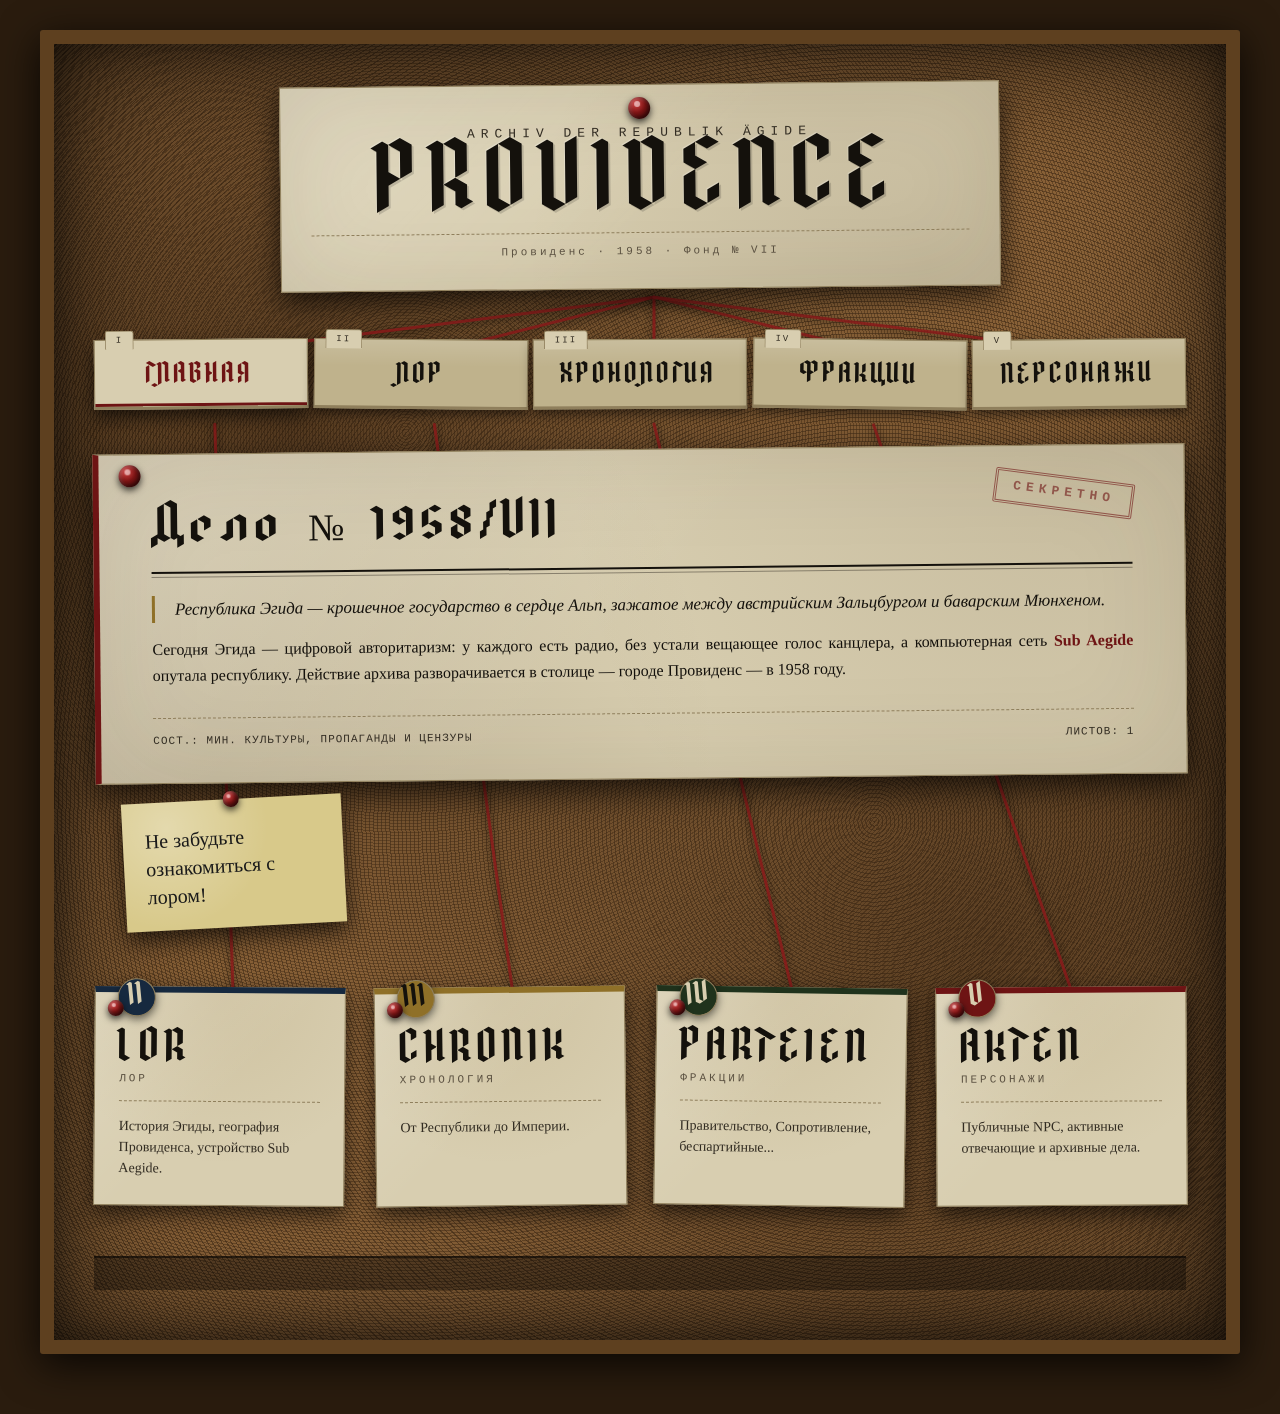
<file: index.html>
<!DOCTYPE html>
<html lang="ru">
<head>
    <meta charset="UTF-8">
    <meta name="viewport" content="width=device-width, initial-scale=1.0">
    <title>PROVIDENCE · Архив Республики Эгида</title>
    <link rel="stylesheet" href="style.css">
</head>
<body>
    <div class="corkboard">
        <svg class="threads" id="threadsSvg" width="100%" height="100%"></svg>

        <header class="board-header">
            <div class="board-header__title-card" id="headerCard">
                <div class="pin pin--top"></div>
                <div class="board-subtitle">Archiv der Republik Ägide</div>
                <h1 class="board-title">PROVIDENCE</h1>
                <div class="board-meta">Провиденс · 1958 · Фонд № VII</div>
            </div>
        </header>

        <nav class="board-nav">
            <a href="index.html" class="folder folder--active" id="nav-1"><div class="folder__tab">I</div><div class="folder__label">ГЛАВНАЯ</div></a>
            <a href="lore.html" class="folder" id="nav-2"><div class="folder__tab">II</div><div class="folder__label">ЛОР</div></a>
            <a href="chronology.html" class="folder" id="nav-3"><div class="folder__tab">III</div><div class="folder__label">ХРОНОЛОГИЯ</div></a>
            <a href="factions.html" class="folder" id="nav-4"><div class="folder__tab">IV</div><div class="folder__label">ФРАКЦИИ</div></a>
            <a href="characters.html" class="folder" id="nav-5"><div class="folder__tab">V</div><div class="folder__label">ПЕРСОНАЖИ</div></a>
        </nav>

        <main class="board-main">
            <div class="sheet sheet--red">
                <div class="pin pin--top-left"></div>
                <div class="sheet__stamp">СЕКРЕТНО</div>
                <h2 class="sheet__heading">Дело № 1958/VII</h2>
                <p class="sheet__lead">
                    Республика Эгида — крошечное государство в сердце Альп,
                    зажатое между австрийским Зальцбургом и баварским Мюнхеном.
                </p>
                <p>
                    Сегодня Эгида — цифровой авторитаризм: у каждого есть радио,
                    без устали вещающее голос канцлера, а компьютерная сеть
                    <strong>Sub Aegide</strong> опутала республику. Действие архива
                    разворачивается в столице — городе Провиденс — в 1958 году.
                </p>
                <div class="sheet__footer">
                    <span>Сост.: Мин. культуры, пропаганды и цензуры</span>
                    <span>Листов: 1</span>
                </div>
            </div>

            <div class="sticky-note">
                <div class="pin pin--small" style="top: -8px; left: 50%; transform: translateX(-50%);"></div>
                <p>Не забудьте ознакомиться с лором!</p>
            </div>

            <div class="board-grid" id="mainGrid">
                <a href="lore.html" class="dossier dossier--blue" id="card-1">
                    <div class="pin pin--small"></div>
                    <div class="dossier__tab">II</div>
                    <div class="dossier__title">LOR</div>
                    <div class="dossier__subtitle">Лор</div>
                    <div class="dossier__desc">История Эгиды, география Провиденса, устройство Sub Aegide.</div>
                </a>
                <a href="chronology.html" class="dossier dossier--yellow" id="card-2">
                    <div class="pin pin--small"></div>
                    <div class="dossier__tab">III</div>
                    <div class="dossier__title">CHRONIK</div>
                    <div class="dossier__subtitle">Хронология</div>
                    <div class="dossier__desc">От Республики до Империи.</div>
                </a>
                <a href="factions.html" class="dossier dossier--green" id="card-3">
                    <div class="pin pin--small"></div>
                    <div class="dossier__tab">IV</div>
                    <div class="dossier__title">PARTEIEN</div>
                    <div class="dossier__subtitle">Фракции</div>
                    <div class="dossier__desc">Правительство, Сопротивление, беспартийные...</div>
                </a>
                <a href="characters.html" class="dossier dossier--red" id="card-4">
                    <div class="pin pin--small"></div>
                    <div class="dossier__tab">V</div>
                    <div class="dossier__title">AKTEN</div>
                    <div class="dossier__subtitle">Персонажи</div>
                    <div class="dossier__desc">Публичные NPC, активные отвечающие и архивные дела.</div>
                </a>
            </div>
        </main>

        <footer class="board-footer">
            <div id="webring"></div>
            <script src="https://plida.github.io/ask-webring/widget.js" defer></script> 
        </footer>
    </div>

    <script src="js/threads.js"></script>
</body>
</html>
</file>
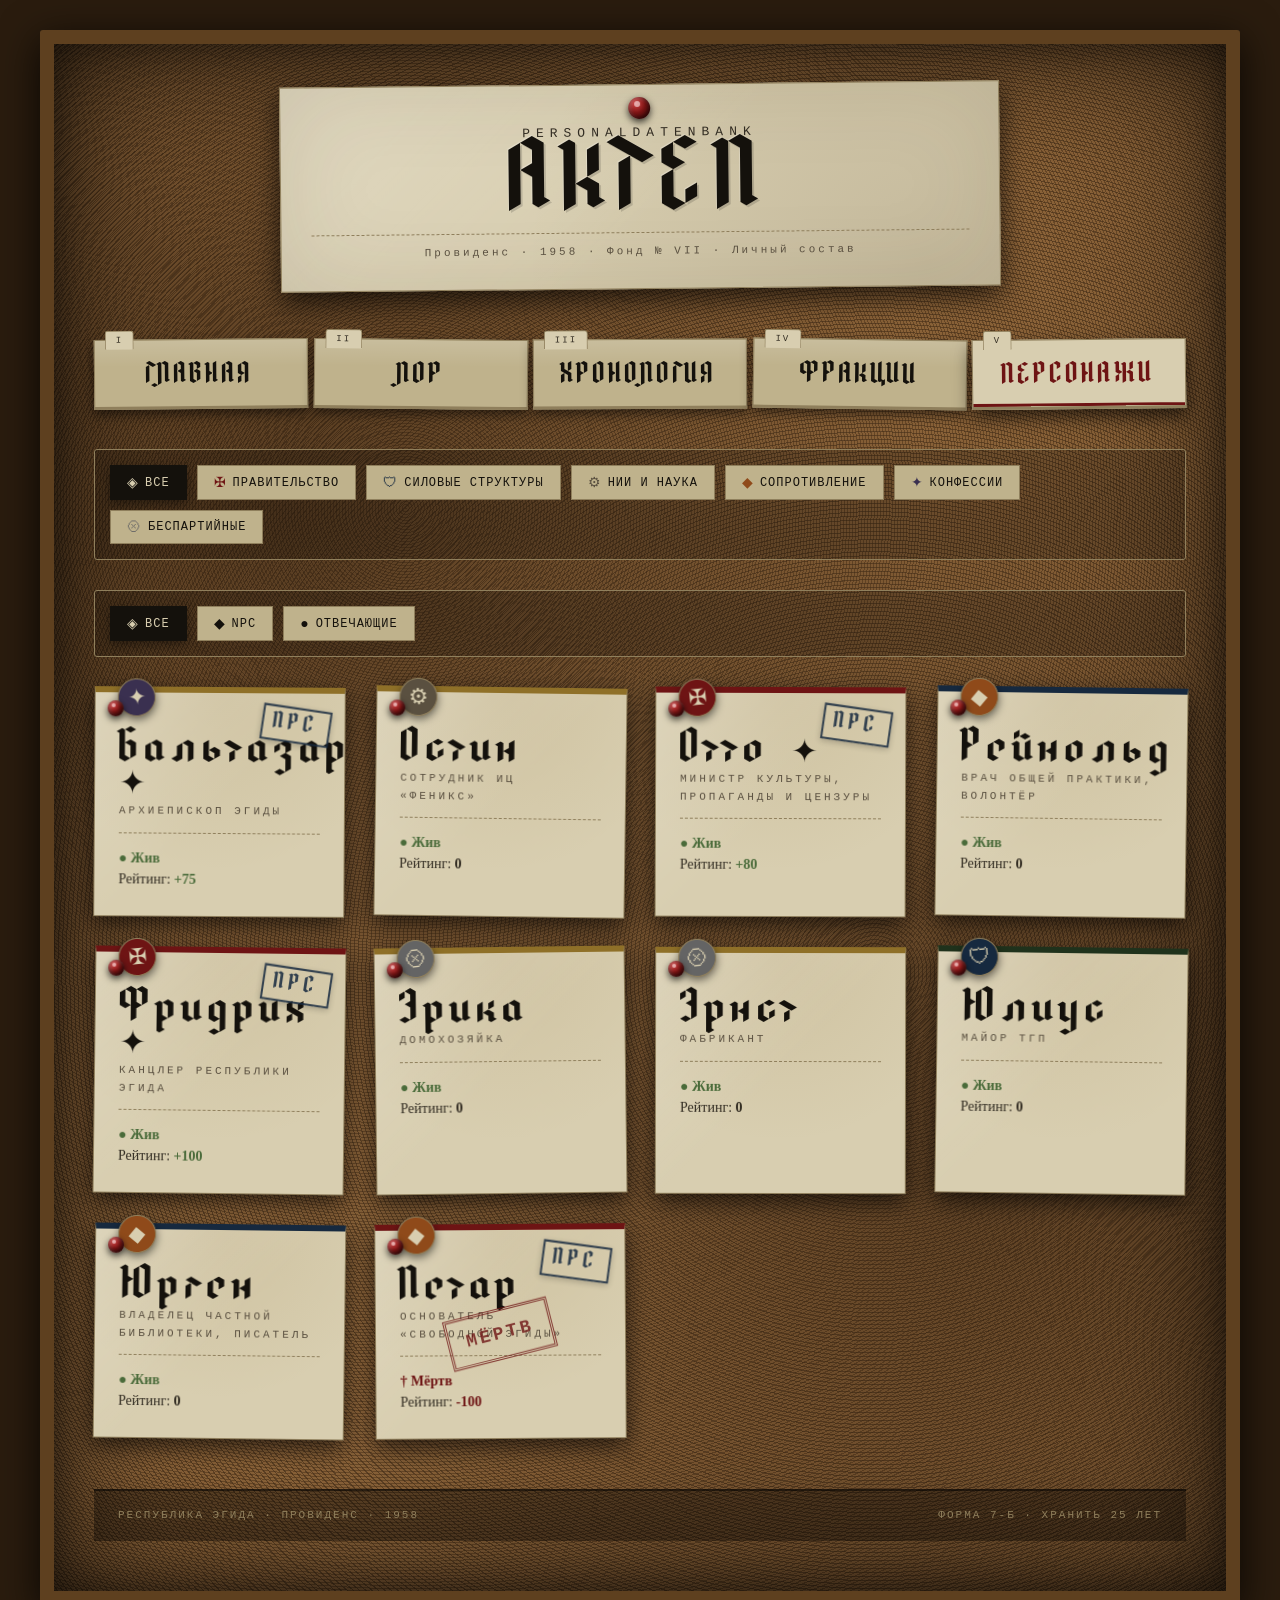
<file: characters.html>
<!DOCTYPE html>
<html lang="ru">
<head>
    <meta charset="UTF-8">
    <meta name="viewport" content="width=device-width, initial-scale=1.0">
    <title>AKTEN · Архив Республики Эгида</title>
    <link rel="stylesheet" href="style.css">
</head>
<body>
    <div class="corkboard">
        <header class="board-header">
            <div class="board-header__title-card">
                <div class="pin pin--top"></div>
                <div class="board-subtitle">Personaldatenbank</div>
                <h1 class="board-title">AKTEN</h1>
                <div class="board-meta">Провиденс · 1958 · Фонд № VII · Личный состав</div>
            </div>
        </header>

        <nav class="board-nav">
            <a href="index.html" class="folder"><div class="folder__tab">I</div><div class="folder__label">ГЛАВНАЯ</div></a>
            <a href="lore.html" class="folder"><div class="folder__tab">II</div><div class="folder__label">ЛОР</div></a>
            <a href="chronology.html" class="folder"><div class="folder__tab">III</div><div class="folder__label">ХРОНОЛОГИЯ</div></a>
            <a href="factions.html" class="folder"><div class="folder__tab">IV</div><div class="folder__label">ФРАКЦИИ</div></a>
            <a href="characters.html" class="folder folder--active"><div class="folder__tab">V</div><div class="folder__label">ПЕРСОНАЖИ</div></a>
        </nav>

        <main class="board-main">
             <!-- Панель фильтрации по фракциям -->
            <div class="filter-bar" id="filterBar"></div>
            
            <!-- Панель фильтрации по типу -->
            <div class="filter-bar" id="typeFilterBar"></div>
            <div class="board-grid" id="characterGrid"></div>
        </main>

        <footer class="board-footer">
            <span>Республика Эгида · Провиденс · 1958</span>
            <span>Форма 7-Б · Хранить 25 лет</span>
        </footer>
    </div>

        <!-- МОДАЛЬНОЕ ОКНО: ПАСПОРТ -->
    <div class="passport-modal" id="passportModal">
        <div class="passport-modal__overlay" id="modalOverlay"></div>
        <div class="passport-book" id="passportBook">
            <button class="passport-close" id="modalClose">×</button>
            
            <!-- ОБЛОЖКА -->
            <div class="passport-cover" id="passportCover">
                <div class="passport-cover__front">
                    <div class="passport-cover__emblem">✠</div>
                    <div class="passport-cover__title">PERSONALAUSWEIS</div>
                    <div class="passport-cover__subtitle">Republik Ägide</div>
                    <div class="passport-cover__year">1958</div>
                </div>
                <div class="passport-cover__back">
                    <div class="passport-photo-full" id="pPhoto">
                        <span class="passport-photo__stamp" id="pNoPhotoStamp">НЕТ ФОТО<br>ОБЪЕКТА</span>
                        <div class="passport-status-stamp" id="pStatusStamp" style="display: none;"></div>
                        <div class="passport-rating-sticker" id="pRatingSticker" style="display: none;">
                            <div class="passport-rating-label">РЕЙТИНГ</div>
                            <div class="passport-rating-value" id="pRating">0</div>
                        </div>
                    </div>
                </div>
            </div>

            <!-- МОБИЛЬНОЕ ФОТО -->
            <div class="passport-mobile-photo" id="pMobilePhoto" style="display: none;">
                <span class="passport-photo__stamp" id="pMobileNoPhotoStamp">НЕТ ФОТО<br>ОБЪЕКТА</span>
                <div class="passport-status-stamp" id="pMobileStatusStamp" style="display: none;"></div>
                <div class="passport-rating-sticker" id="pMobileRatingSticker" style="display: none;">
                    <div class="passport-rating-label">РЕЙТИНГ</div>
                    <div class="passport-rating-value" id="pMobileRating">0</div>
                </div>
            </div>

            <!-- ПРАВАЯ СТРАНИЦА (информация) -->
            <div class="passport-page passport-page--right">
                <div class="passport-header">
                    <div class="passport-faction" id="pFaction">—</div>
                    <div class="passport-npc-stamp" id="pNpcStamp" style="display: none;">NPC</div>
                    <h2 class="passport-name" id="pName">ИМЯ ФАМИЛИЯ</h2>
                    <div class="passport-profession" id="pProfession">—</div>
                </div>
                
                <div class="passport-content">
                    <div class="passport-section">
                        <h3 class="passport-section__title">Биография</h3>
                        <p class="passport-section__text" id="pBiography">—</p>
                    </div>
                    <div class="passport-section">
                        <h3 class="passport-section__title">Внешность</h3>
                        <p class="passport-section__text" id="pAppearance">—</p>
                    </div>
                    <div class="passport-section">
                        <h3 class="passport-section__title">Характер</h3>
                        <p class="passport-section__text" id="pCharacter">—</p>
                    </div>
                    <div class="passport-section">
                        <h3 class="passport-section__title">Роль в городе</h3>
                        <p class="passport-section__text" id="pRole">—</p>
                    </div>
                                        <div class="passport-section">
                        <h3 class="passport-section__title">Интересные факты</h3>
                        <p class="passport-section__text" id="pFacts">—</p>
                    </div>

                    <div class="passport-footer">
                        <div class="passport-links-row" id="pLinksRow">
                            <a href="#" class="passport-link-btn" id="pAlbumLink" target="_blank" style="display: none;">
                                <span class="passport-link-icon">◈</span>
                                <span class="passport-link-text">Альбом</span>
                            </a>
                            <a href="#" class="passport-link-btn" id="pDiscussionLink" target="_blank" style="display: none;">
                                <span class="passport-link-icon">✎</span>
                                <span class="passport-link-text">Обсуждение</span>
                            </a>
                            <a href="#" class="passport-link-btn" id="pLoreLink" target="_blank" style="display: none;">
                                <span class="passport-link-icon">✦</span>
                                <span class="passport-link-text">Лорная статья</span>
                            </a>
                        </div>
                        <span class="passport-note" id="pStatusNote"></span>
                    </div>
                </div>
            </div>
        </div>
    </div>

    <script src="js/data_factions.js"></script>
    <script src="js/data_characters.js"></script>
    <script src="js/script.js"></script>
    <script src="js/threads.js"></script>
</body>
</html>
</file>
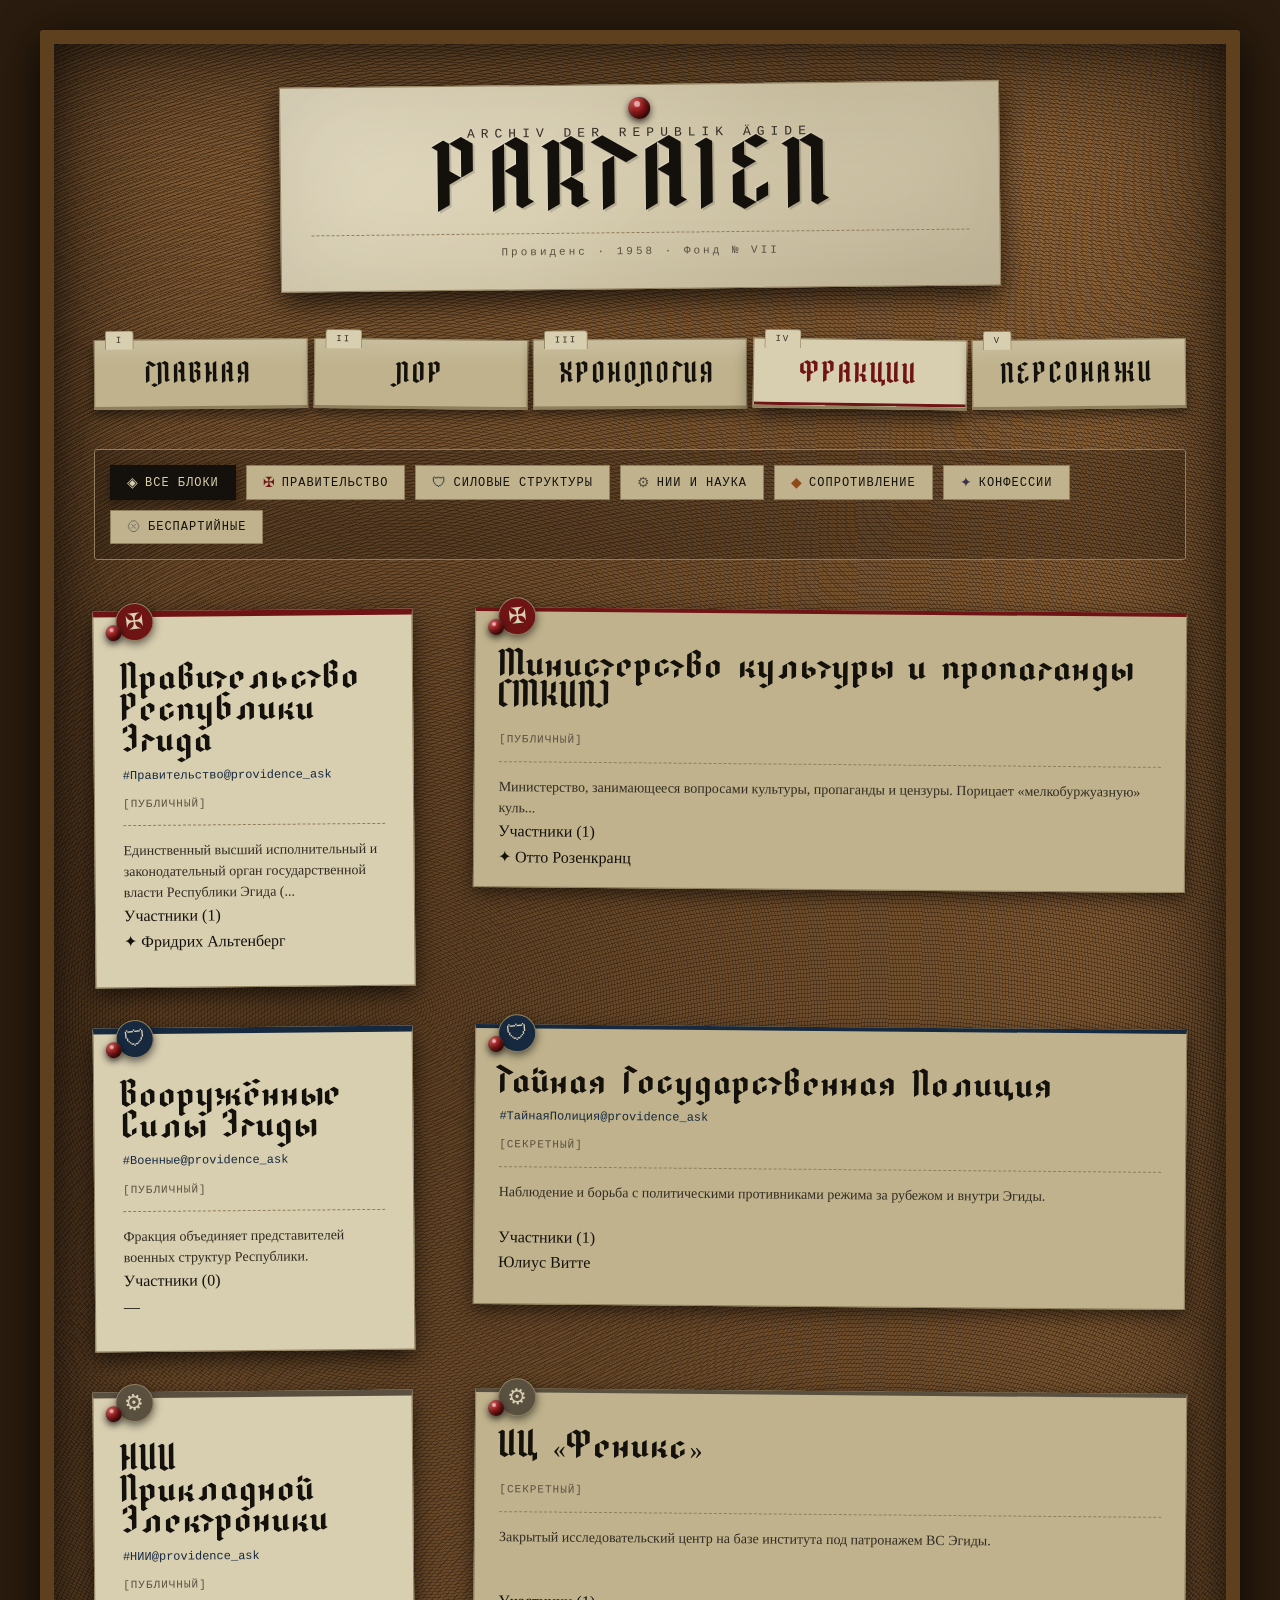
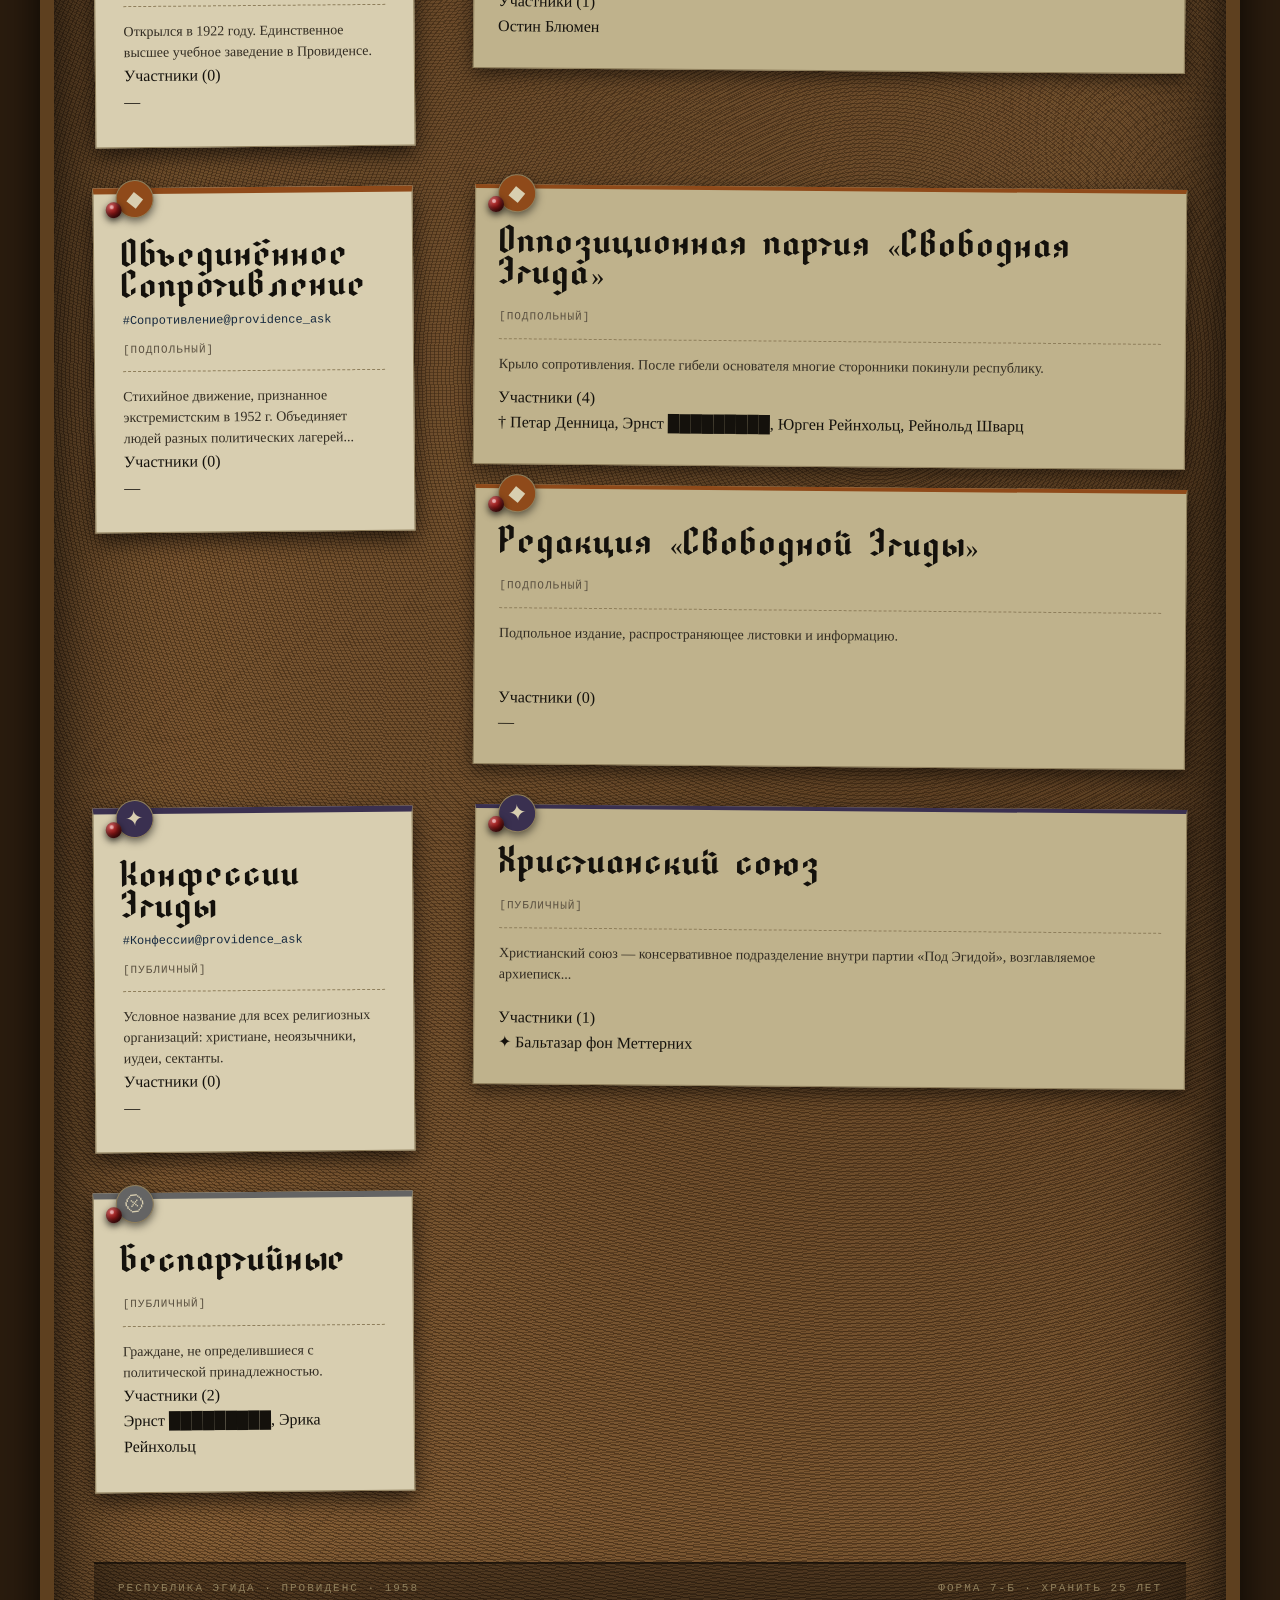
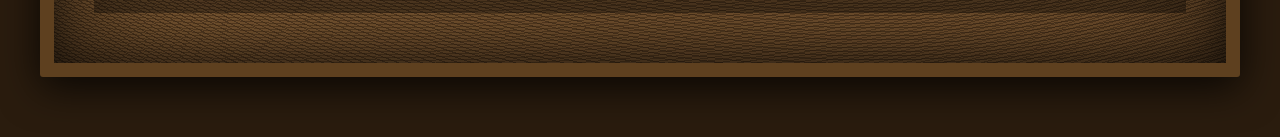
<file: factions.html>
<!DOCTYPE html>
<html lang="ru">
<head>
    <meta charset="UTF-8">
    <meta name="viewport" content="width=device-width, initial-scale=1.0">
    <title>PARTAIEN · Архив Республики Эгида</title>
    <link rel="stylesheet" href="style.css">
</head>
<body>
    <div class="corkboard">
        <!-- SVG для красных нитей -->
        <svg class="faction-threads" id="factionThreads" width="100%" height="100%"></svg>

        <header class="board-header">
            <div class="board-header__title-card">
                <div class="pin pin--top"></div>
                <div class="board-subtitle">Archiv der Republik Ägide</div>
                <h1 class="board-title">PARTAIEN</h1>
                <div class="board-meta">Провиденс · 1958 · Фонд № VII</div>
            </div>
        </header>

            <!-- МОДАЛЬНОЕ ОКНО: ПАСПОРТ -->
    <div class="passport-modal" id="passportModal">
        <div class="passport-modal__overlay" id="modalOverlay"></div>
        <div class="passport-book" id="passportBook">
            <button class="passport-close" id="modalClose">×</button>
            
            <!-- ОБЛОЖКА -->
            <div class="passport-cover" id="passportCover">
                <div class="passport-cover__front">
                    <div class="passport-cover__emblem">✠</div>
                    <div class="passport-cover__title">PERSONALAUSWEIS</div>
                    <div class="passport-cover__subtitle">Republik Ägide</div>
                    <div class="passport-cover__year">1958</div>
                </div>
                <div class="passport-cover__back">
                    <div class="passport-photo-full" id="pPhoto">
                        <span class="passport-photo__stamp" id="pNoPhotoStamp">НЕТ ФОТО<br>ОБЪЕКТА</span>
                        <div class="passport-status-stamp" id="pStatusStamp" style="display: none;"></div>
                        <div class="passport-rating-sticker" id="pRatingSticker" style="display: none;">
                            <div class="passport-rating-label">РЕЙТИНГ</div>
                            <div class="passport-rating-value" id="pRating">0</div>
                        </div>
                    </div>
                </div>
            </div>

            <!-- МОБИЛЬНОЕ ФОТО -->
            <div class="passport-mobile-photo" id="pMobilePhoto" style="display: none;">
                <span class="passport-photo__stamp" id="pMobileNoPhotoStamp">НЕТ ФОТО<br>ОБЪЕКТА</span>
                <div class="passport-status-stamp" id="pMobileStatusStamp" style="display: none;"></div>
                <div class="passport-rating-sticker" id="pMobileRatingSticker" style="display: none;">
                    <div class="passport-rating-label">РЕЙТИНГ</div>
                    <div class="passport-rating-value" id="pMobileRating">0</div>
                </div>
            </div>

            <!-- ПРАВАЯ СТРАНИЦА -->
            <div class="passport-page passport-page--right">
                <div class="passport-header">
                    <div class="passport-faction" id="pFaction">—</div>
                    <div class="passport-npc-stamp" id="pNpcStamp" style="display: none;">NPC</div>
                    <h2 class="passport-name" id="pName">ИМЯ ФАМИЛИЯ</h2>
                    <div class="passport-profession" id="pProfession">—</div>
                </div>
                
                <div class="passport-content">
                    <div class="passport-section">
                        <h3 class="passport-section__title">Биография</h3>
                        <p class="passport-section__text" id="pBiography">—</p>
                    </div>
                    <div class="passport-section">
                        <h3 class="passport-section__title">Внешность</h3>
                        <p class="passport-section__text" id="pAppearance">—</p>
                    </div>
                    <div class="passport-section">
                        <h3 class="passport-section__title">Характер</h3>
                        <p class="passport-section__text" id="pCharacter">—</p>
                    </div>
                    <div class="passport-section">
                        <h3 class="passport-section__title">Роль в городе</h3>
                        <p class="passport-section__text" id="pRole">—</p>
                    </div>

                    <div class="passport-footer">
                        <div class="passport-links-row" id="pLinksRow">
                            <a href="#" class="passport-link-btn" id="pAlbumLink" target="_blank" style="display: none;">
                                <span class="passport-link-icon">◈</span>
                                <span class="passport-link-text">Альбом</span>
                            </a>
                            <a href="#" class="passport-link-btn" id="pDiscussionLink" target="_blank" style="display: none;">
                                <span class="passport-link-icon">✎</span>
                                <span class="passport-link-text">Обсуждение</span>
                            </a>
                            <a href="#" class="passport-link-btn" id="pLoreLink" target="_blank" style="display: none;">
                                <span class="passport-link-icon">✦</span>
                                <span class="passport-link-text">Лорная статья</span>
                            </a>
                        </div>
                        <span class="passport-note" id="pStatusNote"></span>
                    </div>
                </div>
            </div>
        </div>
    </div>
        
        <nav class="board-nav">
            <a href="index.html" class="folder"><div class="folder__tab">I</div><div class="folder__label">ГЛАВНАЯ</div></a>
            <a href="lore.html" class="folder"><div class="folder__tab">II</div><div class="folder__label">ЛОР</div></a>
            <a href="chronology.html" class="folder"><div class="folder__tab">III</div><div class="folder__label">ХРОНОЛОГИЯ</div></a>
            <a href="factions.html" class="folder folder--active"><div class="folder__tab">IV</div><div class="folder__label">ФРАКЦИИ</div></a>
            <a href="characters.html" class="folder"><div class="folder__tab">V</div><div class="folder__label">ПЕРСОНАЖИ</div></a>
        </nav>

        <main class="board-main">
            <!-- Фильтр по категориям -->
            <div class="filter-bar" id="factionFilterBar"></div>

            <!-- Иерархическая сетка фракций -->
            <div class="faction-hierarchy" id="factionHierarchy"></div>
        </main>

        <footer class="board-footer">
            <span>Республика Эгида · Провиденс · 1958</span>
            <span>Форма 7-Б · Хранить 25 лет</span>
        </footer>
    </div>

    <!-- МОДАЛЬНОЕ ОКНО ФРАКЦИИ -->
    <div class="faction-modal" id="factionModal">
        <div class="faction-modal__overlay" id="factionOverlay"></div>
        <div class="faction-detail-sheet">
            <button class="faction-close" id="factionClose">×</button>
            <div class="pin pin--top-left"></div>
            
            <div class="faction-detail__header">
                <div class="faction-detail__tag" id="fDetailTag">#Тег</div>
                <h2 class="faction-detail__name" id="fDetailName">Название фракции</h2>
                <div class="faction-detail__type" id="fDetailType">Публичный вид деятельности</div>
            </div>

            <div class="faction-detail__desc" id="fDetailDesc">Описание...</div>

            <div class="faction-detail__roster">
                <h3 class="faction-detail__roster-title">Список участников и ролей</h3>
                <div class="faction-roster-list" id="fRosterList"></div>
            </div>
        </div>
    </div>

    <script src="js/data_factions.js"></script>
    <script src="js/data_characters.js"></script>
    <script src="js/factions.js"></script>
    <script src="js/script.js"></script>
</body>
</html>
</file>
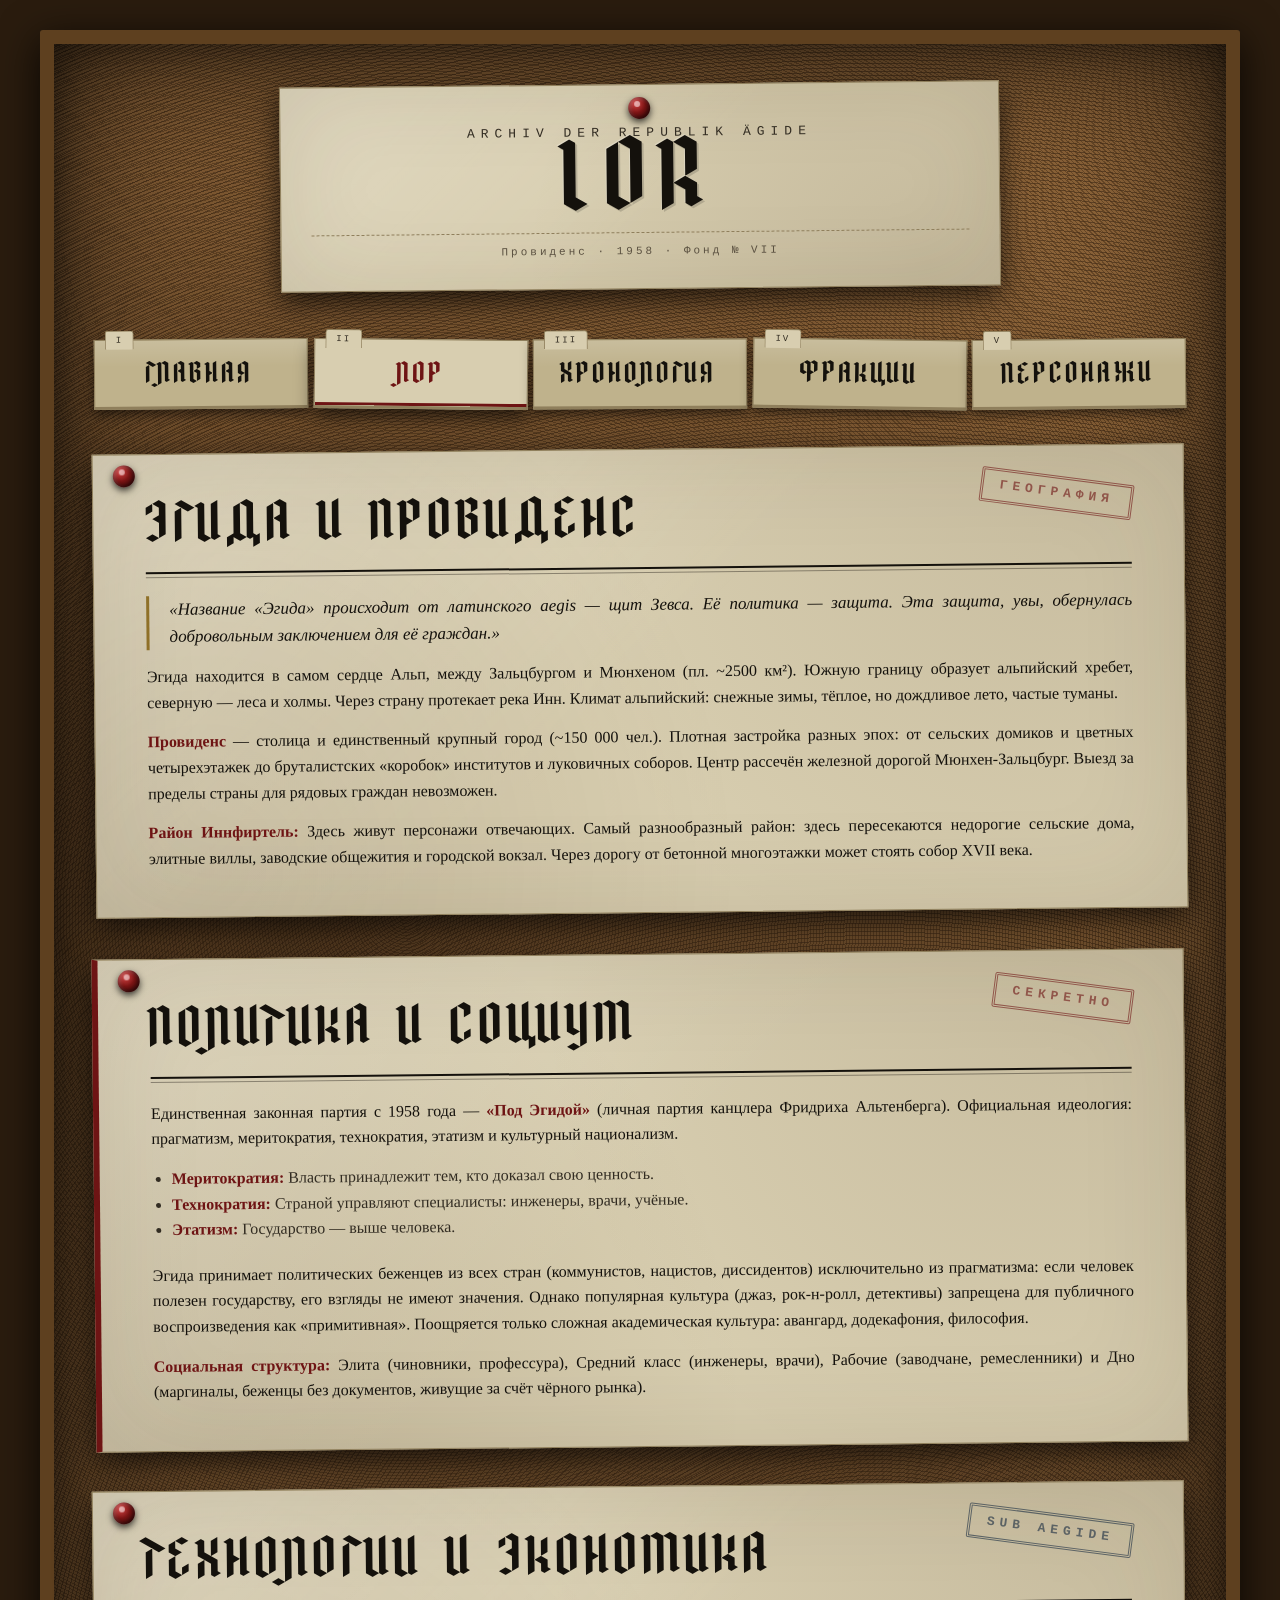
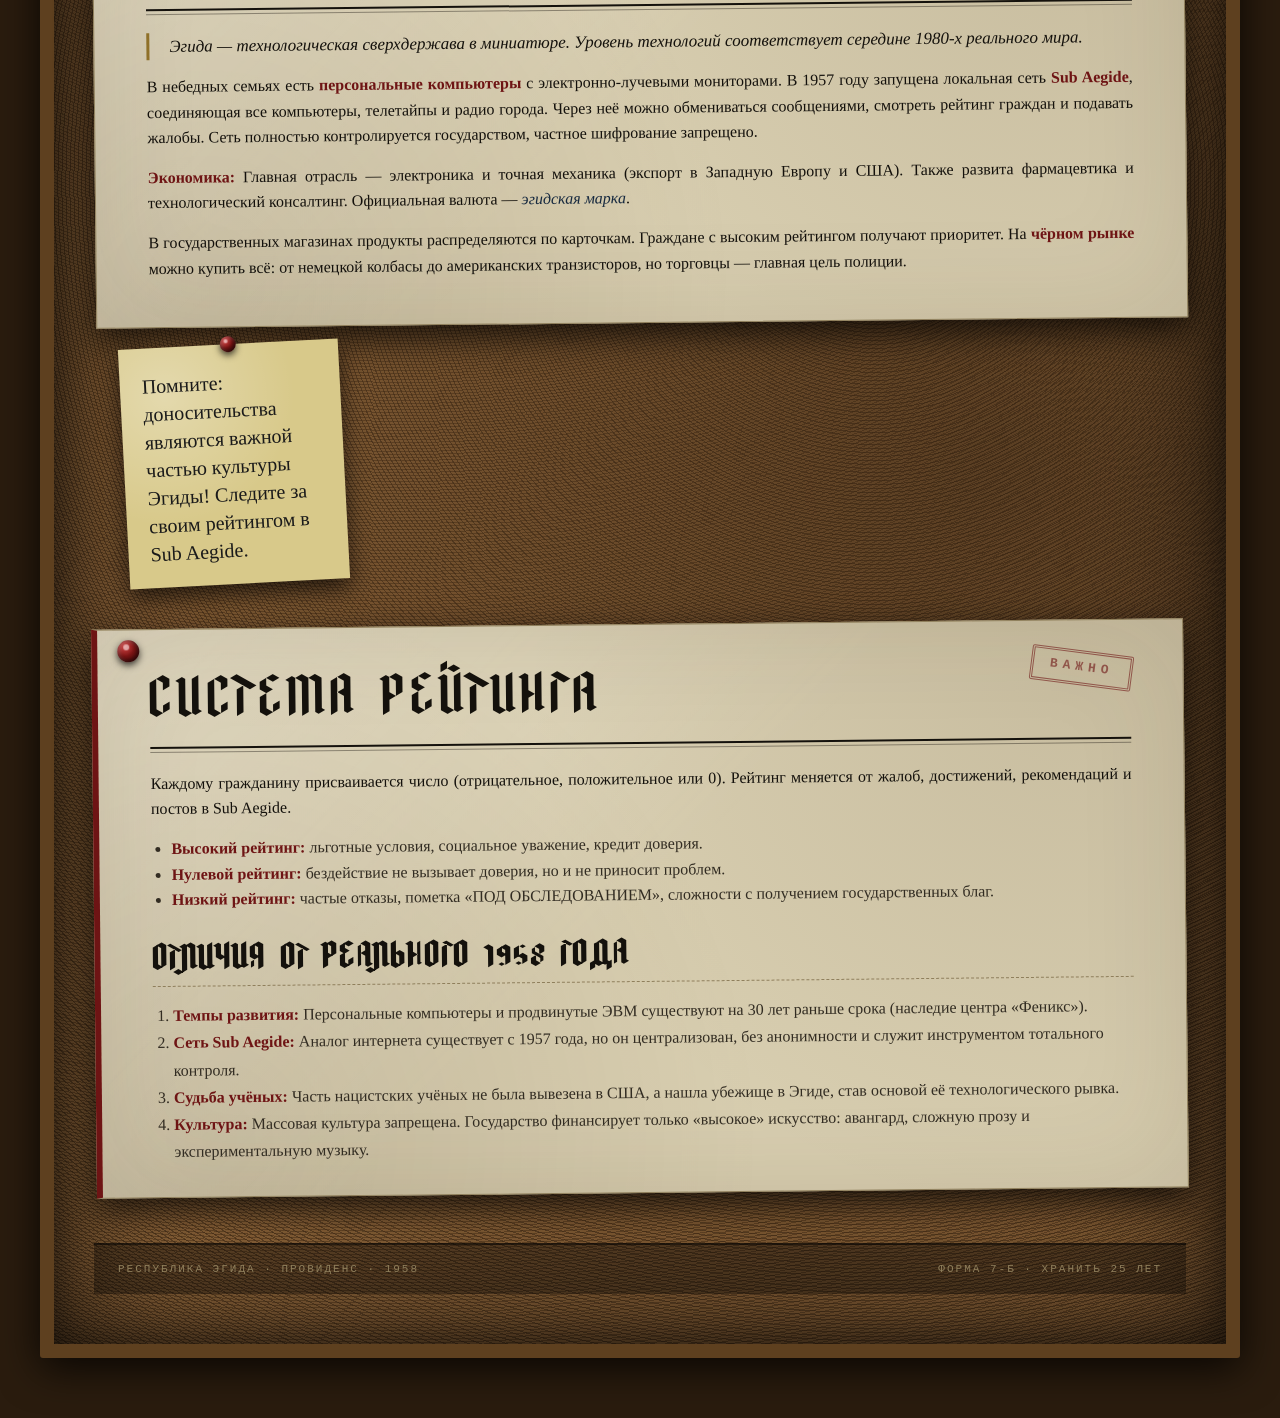
<file: lore.html>
<!DOCTYPE html>
<html lang="ru">
<head>
    <meta charset="UTF-8">
    <meta name="viewport" content="width=device-width, initial-scale=1.0">
    <title>LOR · Архив Республики Эгида</title>
    <link rel="stylesheet" href="style.css">
</head>
<body>
    <div class="corkboard">
        <header class="board-header">
            <div class="board-header__title-card">
                <div class="pin pin--top"></div>
                <div class="board-subtitle">Archiv der Republik Ägide</div>
                <h1 class="board-title">LOR</h1>
                <div class="board-meta">Провиденс · 1958 · Фонд № VII</div>
            </div>
        </header>

        <nav class="board-nav">
            <a href="index.html" class="folder"><div class="folder__tab">I</div><div class="folder__label">ГЛАВНАЯ</div></a>
            <a href="lore.html" class="folder folder--active"><div class="folder__tab">II</div><div class="folder__label">ЛОР</div></a>
            <a href="chronology.html" class="folder"><div class="folder__tab">III</div><div class="folder__label">ХРОНОЛОГИЯ</div></a>
            <a href="factions.html" class="folder"><div class="folder__tab">IV</div><div class="folder__label">ФРАКЦИИ</div></a>
            <a href="characters.html" class="folder"><div class="folder__tab">V</div><div class="folder__label">ПЕРСОНАЖИ</div></a>
        </nav>

        <main class="board-main">
            
            <!-- ЛИСТ 1: География и История -->
            <div class="sheet">
                <div class="pin pin--top-left"></div>
                <div class="sheet__stamp">ГЕОГРАФИЯ</div>
                <h2 class="sheet__heading">ЭГИДА И ПРОВИДЕНС</h2>
                <p class="sheet__lead">
                    «Название «Эгида» происходит от латинского aegis — щит Зевса. Её политика — защита. Эта защита, увы, обернулась добровольным заключением для её граждан.»
                </p>
                <p>Эгида находится в самом сердце Альп, между Зальцбургом и Мюнхеном (пл. ~2500 км²). Южную границу образует альпийский хребет, северную — леса и холмы. Через страну протекает река Инн. Климат альпийский: снежные зимы, тёплое, но дождливое лето, частые туманы.</p>
                <p><strong>Провиденс</strong> — столица и единственный крупный город (~150 000 чел.). Плотная застройка разных эпох: от сельских домиков и цветных четырехэтажек до бруталистских «коробок» институтов и луковичных соборов. Центр рассечён железной дорогой Мюнхен-Зальцбург. Выезд за пределы страны для рядовых граждан невозможен.</p>
                <p><strong>Район Иннфиртель:</strong> Здесь живут персонажи отвечающих. Самый разнообразный район: здесь пересекаются недорогие сельские дома, элитные виллы, заводские общежития и городской вокзал. Через дорогу от бетонной многоэтажки может стоять собор XVII века.</p>
            </div>

            <!-- ЛИСТ 2: Политика и Общество -->
            <div class="sheet sheet--red">
                <div class="pin pin--top-left"></div>
                <div class="sheet__stamp">СЕКРЕТНО</div>
                <h2 class="sheet__heading">ПОЛИТИКА И СОЦИУМ</h2>
                <p>Единственная законная партия с 1958 года — <strong>«Под Эгидой»</strong> (личная партия канцлера Фридриха Альтенберга). Официальная идеология: прагматизм, меритократия, технократия, этатизм и культурный национализм.</p>
                <ul style="margin-left: 20px; margin-bottom: 20px; color: var(--ink-soft);">
                    <li><strong>Меритократия:</strong> Власть принадлежит тем, кто доказал свою ценность.</li>
                    <li><strong>Технократия:</strong> Страной управляют специалисты: инженеры, врачи, учёные.</li>
                    <li><strong>Этатизм:</strong> Государство — выше человека.</li>
                </ul>
                <p>Эгида принимает политических беженцев из всех стран (коммунистов, нацистов, диссидентов) исключительно из прагматизма: если человек полезен государству, его взгляды не имеют значения. Однако популярная культура (джаз, рок-н-ролл, детективы) запрещена для публичного воспроизведения как «примитивная». Поощряется только сложная академическая культура: авангард, додекафония, философия.</p>
                <p><strong>Социальная структура:</strong> Элита (чиновники, профессура), Средний класс (инженеры, врачи), Рабочие (заводчане, ремесленники) и Дно (маргиналы, беженцы без документов, живущие за счёт чёрного рынка).</p>
            </div>

            <!-- ЛИСТ 3: Технологии и Экономика -->
            <div class="sheet">
                <div class="pin pin--top-left"></div>
                <div class="sheet__stamp" style="color: var(--stamp-blue); border-color: var(--stamp-blue);">SUB AEGIDE</div>
                <h2 class="sheet__heading">ТЕХНОЛОГИИ И ЭКОНОМИКА</h2>
                <p class="sheet__lead">Эгида — технологическая сверхдержава в миниатюре. Уровень технологий соответствует середине 1980-х реального мира.</p>
                <p>В небедных семьях есть <strong>персональные компьютеры</strong> с электронно-лучевыми мониторами. В 1957 году запущена локальная сеть <strong>Sub Aegide</strong>, соединяющая все компьютеры, телетайпы и радио города. Через неё можно обмениваться сообщениями, смотреть рейтинг граждан и подавать жалобы. Сеть полностью контролируется государством, частное шифрование запрещено.</p>
                <p><strong>Экономика:</strong> Главная отрасль — электроника и точная механика (экспорт в Западную Европу и США). Также развита фармацевтика и технологический консалтинг. Официальная валюта — <em>эгидская марка</em>.</p>
                <p>В государственных магазинах продукты распределяются по карточкам. Граждане с высоким рейтингом получают приоритет. На <strong>чёрном рынке</strong> можно купить всё: от немецкой колбасы до американских транзисторов, но торговцы — главная цель полиции.</p>
            </div>

            <!-- Жёлтый стикер-напоминание -->
            <div class="sticky-note">
                <div class="pin pin--small" style="top: -8px; left: 50%; transform: translateX(-50%);"></div>
                <p>Помните: доносительства являются важной частью культуры Эгиды! Следите за своим рейтингом в Sub Aegide.</p>
            </div>

            <!-- ЛИСТ 4: Рейтинг и Отличия -->
            <div class="sheet sheet--red">
                <div class="pin pin--top-left"></div>
                <div class="sheet__stamp">ВАЖНО</div>
                <h2 class="sheet__heading">СИСТЕМА РЕЙТИНГА</h2>
                <p>Каждому гражданину присваивается число (отрицательное, положительное или 0). Рейтинг меняется от жалоб, достижений, рекомендаций и постов в Sub Aegide.</p>
                <ul style="margin-left: 20px; margin-bottom: 20px; color: var(--ink-soft);">
                    <li><strong>Высокий рейтинг:</strong> льготные условия, социальное уважение, кредит доверия.</li>
                    <li><strong>Нулевой рейтинг:</strong> бездействие не вызывает доверия, но и не приносит проблем.</li>
                    <li><strong>Низкий рейтинг:</strong> частые отказы, пометка «ПОД ОБСЛЕДОВАНИЕМ», сложности с получением государственных благ.</li>
                </ul>

                <h3 style="font-family: var(--font-display); font-size: 24px; margin-top: 30px; margin-bottom: 15px; border-bottom: 1px dashed var(--paper-edge); padding-bottom: 5px;">ОТЛИЧИЯ ОТ РЕАЛЬНОГО 1958 ГОДА</h3>
                <ol style="margin-left: 20px; color: var(--ink-soft); line-height: 1.7;">
                    <li><strong>Темпы развития:</strong> Персональные компьютеры и продвинутые ЭВМ существуют на 30 лет раньше срока (наследие центра «Феникс»).</li>
                    <li><strong>Сеть Sub Aegide:</strong> Аналог интернета существует с 1957 года, но он централизован, без анонимности и служит инструментом тотального контроля.</li>
                    <li><strong>Судьба учёных:</strong> Часть нацистских учёных не была вывезена в США, а нашла убежище в Эгиде, став основой её технологического рывка.</li>
                    <li><strong>Культура:</strong> Массовая культура запрещена. Государство финансирует только «высокое» искусство: авангард, сложную прозу и экспериментальную музыку.</li>
                </ol>
            </div>

        </main>

        <footer class="board-footer">
            <span>Республика Эгида · Провиденс · 1958</span>
            <span>Форма 7-Б · Хранить 25 лет</span>
        </footer>
    </div>
</body>
</html>
</file>
<file: style.css>
/* ============================================================
   ШРИФТЫ
   ============================================================ */
@font-face {
  font-family: 'DreiFraktur';
  src: url('DreiFraktur.ttf') format('truetype');
  font-weight: normal;
  font-style: normal;
  font-display: swap;
}

/* ============================================================
   ПЕРЕМЕННЫЕ
   ============================================================ */
:root {
  --cork: #8a6238;
  --cork-dark: #5e401f;
  --cork-shadow: #2a1c0e;
  --paper: #d8ceb0;
  --paper-dark: #bfb28c;
  --paper-edge: #8f7f5c;
  --paper-yellow: #d8c98a;
  --ink: #14110c;
  --ink-soft: #322c22;
  --ink-faint: #5a5040;
  --stamp-red: #6e1414;
  --stamp-blue: #16293f;
  --stamp-green: #1f321c;
  --stamp-yellow: #8f7028;
  --thread: #8a1a1a;
  --font-display: 'DreiFraktur', 'Times New Roman', serif;
  --font-body: 'Georgia', 'Times New Roman', serif;
  --font-mono: 'Courier New', monospace;
}

/* ============================================================
   БАЗА
   ============================================================ */
*, *::before, *::after { box-sizing: border-box; margin: 0; padding: 0; }
html { scroll-behavior: smooth; }
body {
  font-family: var(--font-body);
  color: var(--ink);
  line-height: 1.6;
  min-height: 100vh;
  padding: 30px 20px 60px;
  background: var(--cork-shadow);
}

/* ============================================================
   ПРОБКОВАЯ ДОСКА
   ============================================================ */
.corkboard {
  max-width: 1200px;
  margin: 0 auto;
  padding: 40px 40px 50px;
  position: relative;
  background-color: var(--cork);
  background-image:
    radial-gradient(circle at 20% 30%, rgba(40,25,12,0.55) 0%, transparent 45%),
    radial-gradient(circle at 80% 70%, rgba(40,25,12,0.5) 0%, transparent 50%),
    radial-gradient(circle at 50% 50%, rgba(180,140,90,0.06) 0%, transparent 65%),
    repeating-radial-gradient(circle at 30% 30%, rgba(70,45,20,0.5) 0px, rgba(70,45,20,0.5) 1px, transparent 1px, transparent 3px),
    repeating-radial-gradient(circle at 70% 60%, rgba(40,25,12,0.45) 0px, rgba(40,25,12,0.45) 1px, transparent 1px, transparent 4px);
  box-shadow:
    inset 0 0 140px rgba(0,0,0,0.75),
    inset 0 0 40px rgba(0,0,0,0.5),
    0 10px 40px rgba(0,0,0,0.8);
  border: 14px solid var(--cork-dark);
  border-radius: 3px;
}

.threads {
  position: absolute;
  inset: 0;
  width: 100%;
  height: 100%;
  pointer-events: none;
  z-index: 1;
}
.threads line {
  stroke: var(--thread);
  stroke-width: 3;
  stroke-linecap: round;
  filter: drop-shadow(0 2px 4px rgba(0,0,0,0.7));
  opacity: 0.85;
}
.thread-line {
  stroke: var(--thread);
  stroke-width: 2.5;
  stroke-linecap: round;
  filter: drop-shadow(0 2px 3px rgba(0,0,0,0.6));
  opacity: 0.8;
}

/* ============================================================
   КНОПКИ (pin)
   ============================================================ */
.pin {
  position: absolute;
  width: 22px;
  height: 22px;
  border-radius: 50%;
  background: radial-gradient(circle at 35% 30%, #d04040 0%, #7a1414 45%, #3a0808 100%);
  box-shadow: 0 3px 7px rgba(0,0,0,0.75), inset -2px -2px 4px rgba(0,0,0,0.5), inset 2px 2px 4px rgba(255,255,255,0.2);
  z-index: 10;
}
.pin::after {
  content: '';
  position: absolute;
  top: 4px;
  left: 6px;
  width: 6px;
  height: 6px;
  border-radius: 50%;
  background: rgba(255,255,255,0.55);
  filter: blur(0.5px);
}
.pin--top { top: 12px; left: 50%; transform: translateX(-50%); }
.pin--top-left { top: 10px; left: 20px; }
.pin--small { width: 16px; height: 16px; top: 8px; left: 12px; }
.pin--small::after { top: 3px; left: 4px; width: 4px; height: 4px; }

/* ============================================================
   ШАПКА
   ============================================================ */
.board-header {
  display: flex;
  justify-content: center;
  margin-bottom: 50px;
  position: relative;
  z-index: 2;
}
.board-header__title-card {
  width: 100%;
  max-width: 720px;
  background: var(--paper);
  background-image: linear-gradient(135deg, rgba(255,255,255,0.2), transparent 55%), radial-gradient(circle at 90% 90%, rgba(60,40,15,0.12), transparent 60%);
  border: 1px solid var(--paper-edge);
  padding: 38px 30px 28px;
  text-align: center;
  position: relative;
  transform: rotate(-0.6deg);
  box-shadow: 0 10px 28px rgba(0,0,0,0.7), inset 0 0 90px rgba(60,40,15,0.12);
}
.board-title {
  font-family: var(--font-display);
  font-size: 68px;
  font-weight: normal;
  letter-spacing: 8px;
  color: var(--ink);
  line-height: 1;
  margin-bottom: 12px;
  text-shadow: 2px 2px 0 rgba(0,0,0,0.15), -1px -1px 0 rgba(255,255,255,0.25);
}
.board-subtitle {
  font-family: var(--font-mono);
  font-size: 13px;
  letter-spacing: 6px;
  color: var(--ink-soft);
  text-transform: uppercase;
  margin-bottom: 8px;
}
.board-meta {
  font-family: var(--font-mono);
  font-size: 11px;
  letter-spacing: 3px;
  color: var(--ink-faint);
  padding-top: 10px;
  border-top: 1px dashed var(--paper-edge);
  margin-top: 10px;
}

/* ============================================================
   НАВИГАЦИЯ
   ============================================================ */
.board-nav {
  display: flex;
  gap: 6px;
  margin-bottom: 40px;
  position: relative;
  z-index: 2;
  flex-wrap: wrap;
}
.folder {
  flex: 1;
  min-width: 140px;
  background: var(--paper-dark);
  background-image: linear-gradient(180deg, rgba(255,255,255,0.15), transparent 40%);
  border: 1px solid var(--paper-edge);
  border-bottom: 3px solid var(--paper-edge);
  padding: 20px 12px 14px;
  text-align: center;
  text-decoration: none;
  color: var(--ink);
  position: relative;
  transition: transform 0.3s ease, box-shadow 0.3s ease;
  box-shadow: 0 5px 12px rgba(0,0,0,0.55);
  transform: rotate(-0.5deg);
}
.folder:nth-child(2) { transform: rotate(0.6deg); }
.folder:nth-child(3) { transform: rotate(-0.3deg); }
.folder:nth-child(4) { transform: rotate(0.8deg); }
.folder:nth-child(5) { transform: rotate(-0.6deg); }
.folder:hover {
  transform: rotate(0deg) translateY(-3px);
  box-shadow: 0 10px 22px rgba(0,0,0,0.7);
}
.folder__tab {
  position: absolute;
  top: -10px;
  left: 10px;
  background: var(--paper);
  border: 1px solid var(--paper-edge);
  border-bottom: none;
  padding: 2px 10px;
  font-family: var(--font-mono);
  font-size: 9px;
  letter-spacing: 2px;
  color: var(--ink-soft);
  text-transform: uppercase;
  border-radius: 3px 3px 0 0;
}
.folder__label {
  font-family: var(--font-display);
  font-size: 20px;
  letter-spacing: 2px;
  color: var(--ink);
}
.folder--active {
  background: var(--paper);
  box-shadow: 0 8px 18px rgba(0,0,0,0.65), inset 0 -3px 0 var(--stamp-red);
}
.folder--active .folder__label { color: var(--stamp-red); }

/* ============================================================
   ОСНОВНОЙ КОНТЕНТ
   ============================================================ */
.board-main { position: relative; z-index: 2; }

/* ============================================================
   ЛИСТ-ДОСЬЕ
   ============================================================ */
.sheet {
  background: var(--paper);
  background-image: linear-gradient(135deg, rgba(255,255,255,0.2), transparent 50%), radial-gradient(circle at 10% 90%, rgba(60,40,15,0.12), transparent 50%), radial-gradient(circle at 90% 10%, rgba(60,40,15,0.1), transparent 50%);
  border: 1px solid var(--paper-edge);
  padding: 44px 52px 32px;
  margin-bottom: 40px;
  position: relative;
  transform: rotate(-0.6deg);
  box-shadow: 0 12px 34px rgba(0,0,0,0.75), inset 0 0 110px rgba(50,35,15,0.12);
}
.sheet--red { border-left: 6px solid var(--stamp-red); }
.sheet__stamp {
  position: absolute;
  top: 30px;
  right: 50px;
  font-family: var(--font-mono);
  font-size: 13px;
  letter-spacing: 5px;
  color: var(--stamp-red);
  border: 3px double var(--stamp-red);
  padding: 4px 16px;
  transform: rotate(8deg);
  opacity: 0.6;
  border-radius: 2px;
  font-weight: bold;
}
.sheet__heading {
  font-family: var(--font-display);
  font-size: 38px;
  font-weight: normal;
  letter-spacing: 3px;
  color: var(--ink);
  margin-bottom: 22px;
  padding-bottom: 12px;
  border-bottom: 2px solid var(--ink);
  position: relative;
}
.sheet__heading::after {
  content: '';
  position: absolute;
  bottom: -6px;
  left: 0;
  right: 0;
  height: 1px;
  background: var(--ink);
  opacity: 0.4;
}
.sheet__lead {
  font-size: 17px;
  font-style: italic;
  color: var(--ink);
  margin-bottom: 18px;
  padding-left: 20px;
  border-left: 3px solid var(--stamp-yellow);
}
.sheet p { margin-bottom: 14px; text-align: justify; hyphens: auto; }
.sheet strong { color: var(--stamp-red); }
.sheet em { color: var(--stamp-blue); font-style: italic; }
.sheet__footer {
  display: flex;
  justify-content: space-between;
  margin-top: 30px;
  padding-top: 14px;
  border-top: 1px dashed var(--paper-edge);
  font-family: var(--font-mono);
  font-size: 11px;
  color: var(--ink-soft);
  text-transform: uppercase;
  letter-spacing: 1px;
}

/* ============================================================
   СТИКЕР
   ============================================================ */
.sticky-note {
  display: inline-block;
  background: var(--paper-yellow);
  background-image: radial-gradient(circle at 20% 20%, rgba(255,255,255,0.3), transparent 50%);
  padding: 24px 22px 20px;
  margin: -20px 0 40px 30px;
  transform: rotate(-3deg);
  box-shadow: 0 10px 22px rgba(0,0,0,0.65);
  position: relative;
  max-width: 220px;
  font-family: 'Segoe Script', 'Bradley Hand', cursive, var(--font-body);
  font-size: 20px;
  color: #1a1a1a;
  line-height: 1.4;
}
.sticky-note p { margin: 0; }

/* ============================================================
   СЕТКА ДОСЬЕ
   ============================================================ */
.board-grid {
  display: grid;
  grid-template-columns: repeat(auto-fit, minmax(230px, 1fr));
  gap: 30px;
  margin-top: 20px;
}
.dossier {
  display: block;
  background: var(--paper);
  background-image: linear-gradient(135deg, rgba(255,255,255,0.18), transparent 50%), radial-gradient(circle at 50% 0%, rgba(140,110,50,0.12), transparent 70%);
  border: 1px solid var(--paper-edge);
  padding: 42px 24px 26px;
  text-decoration: none;
  color: var(--ink);
  position: relative;
  transition: transform 0.4s ease, box-shadow 0.4s ease;
  box-shadow: 0 8px 22px rgba(0,0,0,0.65);
  transform: rotate(0.5deg);
  cursor: pointer;
}
.dossier:nth-child(2) { transform: rotate(-0.7deg); }
.dossier:nth-child(3) { transform: rotate(0.9deg); }
.dossier:nth-child(4) { transform: rotate(-0.4deg); }
.dossier:hover {
  transform: rotate(0deg) translateY(-6px);
  box-shadow: 0 16px 36px rgba(0,0,0,0.8);
}
.dossier--blue   { border-top: 6px solid var(--stamp-blue); }
.dossier--green  { border-top: 6px solid var(--stamp-green); }
.dossier--red    { border-top: 6px solid var(--stamp-red); }
.dossier--yellow { border-top: 6px solid var(--stamp-yellow); }
.dossier__tab {
  position: absolute;
  top: -14px;
  left: 22px;
  width: 38px;
  height: 38px;
  background: var(--paper-dark);
  color: var(--ink);
  font-family: var(--font-display);
  font-size: 22px;
  display: flex;
  align-items: center;
  justify-content: center;
  border-radius: 50%;
  box-shadow: 0 3px 8px rgba(0,0,0,0.55);
  transform: rotate(-6deg);
  border: 1px solid var(--paper-edge);
}
.dossier--blue   .dossier__tab { background: var(--stamp-blue);   color: var(--paper); }
.dossier--green  .dossier__tab { background: var(--stamp-green);  color: var(--paper); }
.dossier--red    .dossier__tab { background: var(--stamp-red);    color: var(--paper); }
.dossier--yellow .dossier__tab { background: var(--stamp-yellow); color: var(--ink); }
.dossier__title {
  font-family: var(--font-display);
  font-size: 32px;
  font-weight: normal;
  letter-spacing: 4px;
  color: var(--ink);
  margin-bottom: 4px;
  line-height: 1;
}
.dossier__subtitle {
  font-family: var(--font-mono);
  font-size: 11px;
  letter-spacing: 3px;
  color: var(--ink-faint);
  text-transform: uppercase;
  margin-bottom: 14px;
  padding-bottom: 12px;
  border-bottom: 1px dashed var(--paper-edge);
}
.dossier__desc {
  font-size: 14px;
  color: var(--ink-soft);
  line-height: 1.5;
}

/* ============================================================
   ПОДВАЛ
   ============================================================ */
.board-footer {
  margin-top: 50px;
  padding: 16px 24px;
  background: rgba(0,0,0,0.35);
  color: var(--paper-edge);
  font-family: var(--font-mono);
  font-size: 11px;
  letter-spacing: 2px;
  text-transform: uppercase;
  display: flex;
  justify-content: space-between;
  border-top: 2px solid rgba(0,0,0,0.5);
  position: relative;
  z-index: 2;
}

/* ============================================================
   ФИЛЬТРАЦИЯ
   ============================================================ */
.filter-bar {
  display: flex;
  flex-wrap: wrap;
  gap: 10px;
  margin-bottom: 30px;
  padding: 15px;
  background: rgba(0,0,0,0.2);
  border-radius: 3px;
  border: 1px solid var(--paper-edge);
}
.filter-btn {
  background: var(--paper-dark);
  border: 1px solid var(--paper-edge);
  color: var(--ink);
  padding: 8px 16px;
  font-family: var(--font-mono);
  font-size: 12px;
  letter-spacing: 1px;
  cursor: pointer;
  transition: all 0.2s ease;
  text-transform: uppercase;
  display: flex;
  align-items: center;
  gap: 6px;
}
.filter-btn:hover {
  background: var(--paper);
  transform: translateY(-2px);
}
.filter-btn.is-active {
  background: var(--ink);
  color: var(--paper);
  border-color: var(--ink);
  box-shadow: 0 4px 10px rgba(0,0,0,0.4);
}
.filter-btn__symbol { font-size: 14px; }

/* ============================================================
   МОДАЛЬНОЕ ОКНО ПАСПОРТА
   ============================================================ */
.passport-modal {
  position: fixed;
  inset: 0;
  z-index: 1000;
  display: flex;
  align-items: center;
  justify-content: center;
  padding: 20px;
  opacity: 0;
  pointer-events: none;
  transition: opacity 0.5s ease;
}
.passport-modal.is-open {
  opacity: 1;
  pointer-events: auto;
}
.passport-modal__overlay {
  position: absolute;
  inset: 0;
  background: rgba(20, 17, 12, 0.92);
  backdrop-filter: blur(6px);
}

/* ============================================================
   КНИГА ПАСПОРТА (ДЕСКТОП)
   ============================================================ */
.passport-book {
  position: relative;
  width: 1000px;
  max-width: 95vw;
  height: 550px;
  perspective: 2500px;
  transform: translateX(25%);
  transition: transform 0.8s cubic-bezier(0.4, 0, 0.2, 1);
  overflow: visible;
}
.passport-modal.is-open .passport-book {
  transform: translateX(0);
}

.passport-close {
  position: absolute;
  top: -50px;
  right: 0;
  width: 40px;
  height: 40px;
  background: var(--stamp-red);
  color: var(--paper);
  border: none;
  border-radius: 50%;
  font-size: 32px;
  line-height: 1;
  cursor: pointer;
  z-index: 100;
  display: flex;
  align-items: center;
  justify-content: center;
  transition: transform 0.2s;
  box-shadow: 0 4px 12px rgba(0,0,0,0.5);
  opacity: 0;
}
.passport-modal.is-open .passport-close {
  opacity: 1;
  transition: transform 0.2s, opacity 0.3s ease 0.8s;
}
.passport-close:hover {
  transform: scale(1.1) rotate(90deg);
}

/* ============================================================
   ОБЛОЖКА
   ============================================================ */
.passport-cover {
  position: absolute;
  top: 0;
  right: 0;
  width: 50%;
  height: 100%;
  transform-origin: left center;
  transform: rotateY(0deg);
  transition: transform 1s cubic-bezier(0.4, 0, 0.2, 1) 0.3s;
  transform-style: preserve-3d;
  z-index: 20;
  box-shadow: 5px 5px 30px rgba(0,0,0,0.6);
}
.passport-modal.is-open .passport-cover {
  transform: rotateY(-180deg);
}
.passport-cover__front,
.passport-cover__back {
  position: absolute;
  inset: 0;
  backface-visibility: hidden;
  border-radius: 4px;
  overflow: hidden;
}
.passport-cover__front {
  background: linear-gradient(160deg, #5a1a1a 0%, #3a0808 40%, #1a0404 100%);
  background-image:
    linear-gradient(160deg, rgba(255,255,255,0.06), transparent 40%),
    radial-gradient(ellipse at 50% 40%, rgba(120,40,40,0.25), transparent 65%),
    linear-gradient(160deg, #5a1a1a 0%, #3a0808 40%, #1a0404 100%);
  border: 3px solid #2a0606;
  display: flex;
  flex-direction: column;
  align-items: center;
  justify-content: center;
  box-shadow: inset 0 0 100px rgba(0,0,0,0.7);
}
.passport-cover__front::before {
  content: '';
  position: absolute;
  inset: 15px;
  border: 1px solid rgba(212, 175, 55, 0.25);
  border-radius: 2px;
  pointer-events: none;
}
.passport-cover__emblem { font-size: 72px; color: #d4af37; text-shadow: 0 0 30px rgba(212, 175, 55, 0.4), 2px 3px 6px rgba(0,0,0,0.8); margin-bottom: 24px; }
.passport-cover__title { font-family: var(--font-display); font-size: 34px; letter-spacing: 6px; color: #d4af37; text-shadow: 1px 2px 4px rgba(0,0,0,0.8); margin-bottom: 12px; }
.passport-cover__subtitle { font-family: var(--font-mono); font-size: 13px; letter-spacing: 5px; color: #b8941f; text-transform: uppercase; margin-bottom: 40px; }
.passport-cover__year { font-family: var(--font-display); font-size: 22px; color: #d4af37; letter-spacing: 4px; opacity: 0.6; }
.passport-cover__back {
  background: var(--paper-dark);
  transform: rotateY(180deg);
  border: 1px solid var(--paper-edge);
  box-shadow: inset 0 0 60px rgba(50,35,15,0.15);
}

/* ============================================================
   МОБИЛЬНОЕ ФОТО (скрыто на десктопе)
   ============================================================ */
.passport-mobile-photo {
  display: none;
  position: absolute;
  top: 0;
  left: 0;
  width: 50%;
  height: 100%;
  background: var(--paper-dark);
  box-shadow: 0 15px 50px rgba(0,0,0,0.7);
  overflow: hidden;
}

/* ============================================================
   ПРАВАЯ СТРАНИЦА (ДЕСКТОП)
   ============================================================ */
.passport-page--right {
  position: absolute;
  top: 0;
  right: 0;
  width: 50%;
  height: 100%;
  background: var(--paper);
  background-image:
    linear-gradient(135deg, rgba(255,255,255,0.15), transparent 50%),
    radial-gradient(circle at 10% 90%, rgba(60,40,15,0.08), transparent 50%);
  border: 1px solid var(--paper-edge);
  display: flex;
  flex-direction: column;
  padding: 30px;
  box-shadow: 0 15px 50px rgba(0,0,0,0.7);
  opacity: 0;
  transform: translateX(20px);
  transition: opacity 0.5s ease 0.6s, transform 0.5s ease 0.6s;
}
.passport-modal.is-open .passport-page--right {
  opacity: 1;
  transform: translateX(0);
}

/* ============================================================
   ФОТО И ЭЛЕМЕНТЫ НА ФОТО
   ============================================================ */
.passport-photo-full,
.passport-mobile-photo {
  width: 100%;
  height: 100%;
  background: var(--paper-dark);
  display: flex;
  align-items: center;
  justify-content: center;
  position: relative;
  overflow: hidden;
}
.passport-photo-full img,
.passport-mobile-photo img {
  width: 100%;
  height: 100%;
  object-fit: cover;
  filter: sepia(0.3) contrast(1.1);
}
.passport-photo__stamp {
  font-family: var(--font-mono);
  font-size: 16px;
  color: var(--ink-faint);
  text-align: center;
  transform: rotate(-15deg);
  border: 2px solid var(--ink-faint);
  padding: 8px 16px;
  opacity: 0.6;
  line-height: 1.4;
}
.passport-status-stamp {
  position: absolute;
  top: 50%;
  left: 50%;
  transform: translate(-50%, -50%) rotate(-14deg);
  padding: 14px 28px;
  font-family: var(--font-mono);
  font-size: 32px;
  font-weight: bold;
  letter-spacing: 6px;
  text-transform: uppercase;
  border: 4px double currentColor;
  background: transparent;
  z-index: 5;
  text-shadow: 1px 1px 0 rgba(216, 206, 176, 0.3), -1px -1px 0 rgba(216, 206, 176, 0.3), 0 0 15px rgba(0,0,0,0.6);
  pointer-events: none;
  white-space: nowrap;
}
.passport-rating-sticker {
  position: absolute;
  bottom: 20px;
  right: 20px;
  background: var(--paper-yellow);
  background-image: radial-gradient(circle at 20% 20%, rgba(255,255,255,0.3), transparent 50%);
  padding: 12px 18px;
  transform: rotate(-5deg);
  box-shadow: 0 6px 18px rgba(0,0,0,0.6);
  text-align: center;
  border: 1px solid var(--paper-edge);
  z-index: 6;
}
.passport-rating-sticker::before {
  content: '';
  position: absolute;
  top: -8px;
  left: 50%;
  transform: translateX(-50%);
  width: 16px;
  height: 16px;
  border-radius: 50%;
  background: radial-gradient(circle at 35% 30%, #d04040 0%, #7a1414 45%, #3a0808 100%);
  box-shadow: 0 2px 5px rgba(0,0,0,0.6);
}
.passport-rating-label { font-family: var(--font-mono); font-size: 10px; letter-spacing: 2px; color: var(--ink-faint); text-transform: uppercase; margin-bottom: 4px; }
.passport-rating-value { font-family: var(--font-display); font-size: 32px; font-weight: bold; line-height: 1; text-shadow: 1px 1px 0 rgba(0,0,0,0.2); }
.passport-rating-value.positive { color: #4a6b3a; }
.passport-rating-value.negative { color: var(--stamp-red); }
.passport-rating-value.neutral { color: var(--ink-soft); }

/* ============================================================
   ПРАВАЯ СТРАНИЦА: КОНТЕНТ
   ============================================================ */
.passport-header { margin-bottom: 20px; padding-bottom: 15px; border-bottom: 2px solid var(--ink); position: relative; }
.passport-header::after { content: ''; position: absolute; bottom: -4px; left: 0; right: 0; height: 1px; background: var(--ink); opacity: 0.3; }
.passport-faction { font-family: var(--font-mono); font-size: 11px; letter-spacing: 3px; text-transform: uppercase; margin-bottom: 8px; display: flex; align-items: center; gap: 8px; }
.passport-npc-stamp { display: inline-block; font-family: var(--font-display); font-size: 18px; letter-spacing: 5px; color: var(--stamp-blue); border: 2px solid var(--stamp-blue); padding: 4px 14px; transform: rotate(-6deg); margin-bottom: 10px; opacity: 0.9; background: transparent; }
.passport-name { font-family: var(--font-display); font-size: 32px; font-weight: normal; letter-spacing: 2px; color: var(--ink); line-height: 1.1; margin-bottom: 10px; }
.passport-profession { font-family: var(--font-body); font-size: 15px; font-style: italic; color: var(--ink-soft); }
.passport-content { flex: 1; overflow-y: auto; padding-right: 10px; }
.passport-content::-webkit-scrollbar { width: 6px; }
.passport-content::-webkit-scrollbar-track { background: transparent; }
.passport-content::-webkit-scrollbar-thumb { background: var(--paper-edge); border-radius: 3px; }
.passport-section { margin-bottom: 18px; }
.passport-section__title { font-family: var(--font-mono); font-size: 11px; letter-spacing: 2px; color: var(--stamp-red); text-transform: uppercase; margin-bottom: 8px; display: flex; align-items: center; gap: 8px; }
.passport-section__title::before { content: ''; display: block; width: 6px; height: 6px; background: var(--stamp-red); border-radius: 50%; }
.passport-section__text { font-size: 14px; line-height: 1.6; color: var(--ink); text-align: justify; hyphens: auto; white-space: pre-line; }
.passport-footer { margin-top: 15px; padding-top: 12px; border-top: 1px dashed var(--paper-edge); display: flex; flex-direction: column; gap: 8px; }
.passport-links-row { display: flex; gap: 12px; flex-wrap: wrap; margin-bottom: 6px; }
.passport-link-btn { display: flex; align-items: center; gap: 8px; padding: 10px 16px; font-family: var(--font-mono); font-size: 12px; letter-spacing: 1px; color: var(--stamp-blue); text-decoration: none; border: 1px solid var(--stamp-blue); background: rgba(22, 41, 63, 0.05); transition: all 0.2s; text-transform: uppercase; }
.passport-link-btn:hover { background: var(--stamp-blue); color: var(--paper); transform: translateY(-2px); box-shadow: 0 4px 10px rgba(0,0,0,0.3); }
.passport-link-icon { font-size: 16px; }
.passport-link-text { font-size: 11px; }
.passport-note { font-family: var(--font-mono); font-size: 10px; color: var(--stamp-red); font-style: italic; text-align: center; }

/* ============================================================
   ХРОНОЛОГИЯ
   ============================================================ */
.timeline-container {
  position: relative;
  padding: 40px 0;
  overflow-x: auto;
  overflow-y: hidden;
  -webkit-overflow-scrolling: touch;
  scrollbar-width: thin;
  scrollbar-color: var(--paper-edge) transparent;
}
.timeline-container::-webkit-scrollbar { height: 8px; }
.timeline-container::-webkit-scrollbar-track { background: transparent; }
.timeline-container::-webkit-scrollbar-thumb { background: var(--paper-edge); border-radius: 4px; }
.timeline-track { display: flex; gap: 0; min-width: max-content; padding: 20px 40px; align-items: flex-start; }
.timeline-card {
  position: relative;
  flex: 0 0 280px;
  background: var(--paper);
  background-image: linear-gradient(135deg, rgba(255,255,255,0.2), transparent 50%), radial-gradient(circle at 10% 90%, rgba(60,40,15,0.12), transparent 50%);
  border: 2px solid var(--paper-edge);
  border-top: 6px solid var(--stamp-red);
  padding: 30px 24px 24px;
  margin-right: 60px;
  cursor: pointer;
  transition: transform 0.3s ease, box-shadow 0.3s ease;
  box-shadow: 0 8px 22px rgba(0,0,0,0.65);
  transform: rotate(-0.5deg);
}
.timeline-card:nth-child(even) { transform: rotate(0.5deg); }
.timeline-card:hover { transform: rotate(0deg) translateY(-6px); box-shadow: 0 16px 36px rgba(0,0,0,0.8); }
.timeline-card__pin {
  position: absolute;
  top: -12px;
  left: 50%;
  transform: translateX(-50%);
  width: 24px;
  height: 24px;
  border-radius: 50%;
  background: radial-gradient(circle at 35% 30%, #d04040 0%, #7a1414 45%, #3a0808 100%);
  box-shadow: 0 3px 7px rgba(0,0,0,0.75), inset -2px -2px 4px rgba(0,0,0,0.5), inset 2px 2px 4px rgba(255,255,255,0.2);
}
.timeline-card__pin::after { content: ''; position: absolute; top: 4px; left: 6px; width: 6px; height: 6px; border-radius: 50%; background: rgba(255,255,255,0.55); filter: blur(0.5px); }
.timeline-card__year { font-family: var(--font-display); font-size: 32px; font-weight: bold; letter-spacing: 2px; margin-bottom: 12px; text-align: center; }
.timeline-card__title { font-family: var(--font-display); font-size: 22px; letter-spacing: 1px; color: var(--ink); margin-bottom: 10px; line-height: 1.2; }
.timeline-card__desc { font-size: 14px; color: var(--ink-soft); line-height: 1.5; text-align: justify; }
.timeline-thread { position: absolute; top: 50%; right: -60px; width: 60px; height: 3px; transform: translateY(-50%); z-index: 1; }

.timeline-detail-panel {
  position: fixed;
  bottom: 0;
  left: 0;
  right: 0;
  z-index: 1000;
  background: var(--paper);
  background-image: linear-gradient(135deg, rgba(255,255,255,0.15), transparent 50%), radial-gradient(circle at 10% 90%, rgba(60,40,15,0.1), transparent 50%);
  border-top: 3px solid var(--paper-edge);
  box-shadow: 0 -10px 40px rgba(0,0,0,0.8);
  transform: translateY(100%);
  transition: transform 0.4s cubic-bezier(0.4, 0, 0.2, 1);
  max-height: 70vh;
  overflow-y: auto;
}
.timeline-detail-panel.is-open { transform: translateY(0); }
.detail-close { position: absolute; top: 15px; right: 15px; width: 36px; height: 36px; background: var(--stamp-red); color: var(--paper); border: none; border-radius: 50%; font-size: 28px; line-height: 1; cursor: pointer; z-index: 10; display: flex; align-items: center; justify-content: center; transition: transform 0.2s; box-shadow: 0 4px 12px rgba(0,0,0,0.5); }
.detail-close:hover { transform: scale(1.1) rotate(90deg); }
.detail-content { display: flex; gap: 30px; padding: 40px 50px; max-width: 1200px; margin: 0 auto; }
.detail-image { flex: 0 0 300px; max-height: 400px; overflow: hidden; border: 2px solid var(--paper-edge); box-shadow: 0 8px 22px rgba(0,0,0,0.6); }
.detail-image img { width: 100%; height: 100%; object-fit: cover; filter: sepia(0.3) contrast(1.1); }
.detail-text { flex: 1; }
.detail-year { font-family: var(--font-display); font-size: 48px; font-weight: bold; letter-spacing: 3px; margin-bottom: 16px; }
.detail-title { font-family: var(--font-display); font-size: 36px; font-weight: normal; letter-spacing: 2px; color: var(--ink); margin-bottom: 20px; line-height: 1.2; }
.detail-desc { font-size: 16px; line-height: 1.7; color: var(--ink); text-align: justify; hyphens: auto; }

.timeline-card--new { position: relative; z-index: 5; }
.timeline-card--new::before {
  content: '';
  position: absolute;
  top: -12px; left: -12px; right: -12px; bottom: -12px;
  border: 3px solid var(--stamp-red);
  border-radius: 50% 45% 55% 48% / 48% 52% 45% 55%;
  transform: rotate(-3deg);
  pointer-events: none;
  z-index: -1;
  box-shadow: 0 0 0 2px rgba(110, 20, 20, 0.3), inset 0 0 20px rgba(110, 20, 20, 0.1);
  animation: markerPulse 2s ease-in-out infinite;
}
.timeline-card--new::after {
  content: '';
  position: absolute;
  top: -8px; left: -8px; right: -8px; bottom: -8px;
  border: 2px solid rgba(110, 20, 20, 0.4);
  border-radius: 45% 50% 48% 52% / 52% 48% 55% 45%;
  transform: rotate(2deg);
  pointer-events: none;
  z-index: -1;
}
@keyframes markerPulse {
  0%, 100% { opacity: 1; transform: rotate(-3deg) scale(1); }
  50% { opacity: 0.85; transform: rotate(-3deg) scale(1.02); }
}

/* ============================================================
   ФРАКЦИИ
   ============================================================ */
.factions-grid { grid-template-columns: repeat(auto-fit, minmax(300px, 1fr)); gap: 35px; }
.faction-card { padding: 48px 28px 32px; cursor: pointer; min-height: 220px; display: flex; flex-direction: column; }
.faction-card__name { font-family: var(--font-display); font-size: 26px; font-weight: normal; letter-spacing: 1px; color: var(--ink); margin-bottom: 8px; line-height: 1.2; }
.faction-card__tag { font-family: var(--font-mono); font-size: 12px; color: var(--stamp-blue); margin-bottom: 10px; }
.faction-card__type { font-family: var(--font-mono); font-size: 11px; color: var(--ink-faint); text-transform: uppercase; letter-spacing: 1px; margin-bottom: 14px; padding-bottom: 12px; border-bottom: 1px dashed var(--paper-edge); }
.faction-card__desc { font-size: 14px; color: var(--ink-soft); line-height: 1.5; flex: 1; }

.faction-modal { position: fixed; inset: 0; z-index: 1000; display: flex; align-items: center; justify-content: center; padding: 20px; opacity: 0; pointer-events: none; transition: opacity 0.4s ease; }
.faction-modal.is-open { opacity: 1; pointer-events: auto; }
.faction-modal__overlay { position: absolute; inset: 0; background: rgba(20, 17, 12, 0.92); backdrop-filter: blur(6px); }
.faction-detail-sheet { position: relative; width: 100%; max-width: 800px; max-height: 85vh; background: var(--paper); background-image: linear-gradient(135deg, rgba(255,255,255,0.15), transparent 50%), radial-gradient(circle at 10% 90%, rgba(60,40,15,0.1), transparent 50%); border: 1px solid var(--paper-edge); box-shadow: 0 20px 60px rgba(0,0,0,0.8); padding: 40px 50px; overflow-y: auto; transform: translateY(30px) scale(0.95); transition: transform 0.4s cubic-bezier(0.34, 1.56, 0.64, 1); }
.faction-modal.is-open .faction-detail-sheet { transform: translateY(0) scale(1); }
.faction-close { position: absolute; top: 20px; right: 20px; width: 36px; height: 36px; background: var(--stamp-red); color: var(--paper); border: none; border-radius: 50%; font-size: 28px; line-height: 1; cursor: pointer; z-index: 10; display: flex; align-items: center; justify-content: center; transition: transform 0.2s; }
.faction-close:hover { transform: scale(1.1) rotate(90deg); }
.faction-detail__header { margin-bottom: 25px; padding-bottom: 20px; border-bottom: 2px solid var(--ink); position: relative; }
.faction-detail__header::after { content: ''; position: absolute; bottom: -5px; left: 0; right: 0; height: 1px; background: var(--ink); opacity: 0.3; }
.faction-detail__tag { font-family: var(--font-mono); font-size: 13px; letter-spacing: 2px; margin-bottom: 8px; font-weight: bold; }
.faction-detail__name { font-family: var(--font-display); font-size: 36px; font-weight: normal; letter-spacing: 2px; color: var(--ink); line-height: 1.1; margin-bottom: 12px; }
.faction-detail__type { font-family: var(--font-mono); font-size: 12px; color: var(--stamp-red); letter-spacing: 1px; text-transform: uppercase; }
.faction-detail__desc { font-size: 16px; line-height: 1.7; color: var(--ink); text-align: justify; margin-bottom: 30px; white-space: pre-line; }
.faction-detail__roster-title { font-family: var(--font-display); font-size: 24px; letter-spacing: 2px; color: var(--ink); margin-bottom: 20px; padding-bottom: 10px; border-bottom: 1px dashed var(--paper-edge); }
.roster-row { display: flex; justify-content: space-between; align-items: flex-start; padding: 12px 0; border-bottom: 1px dotted var(--paper-edge); gap: 20px; }
.roster-title { font-family: var(--font-body); font-size: 15px; font-weight: bold; color: var(--ink); flex: 1; }
.roster-leader-badge { display: inline-block; font-family: var(--font-mono); font-size: 10px; color: var(--stamp-yellow); border: 1px solid var(--stamp-yellow); padding: 2px 6px; border-radius: 2px; margin-left: 8px; vertical-align: middle; }
.roster-npc-badge { display: inline-block; font-family: var(--font-mono); font-size: 10px; color: var(--stamp-blue); border: 1px solid var(--stamp-blue); padding: 2px 6px; border-radius: 2px; margin-left: 8px; vertical-align: middle; }
.roster-char { flex: 1; text-align: right; font-family: var(--font-mono); font-size: 13px; }
.roster-char-link { color: var(--stamp-blue); text-decoration: none; border-bottom: 1px dashed var(--stamp-blue); cursor: pointer; transition: all 0.2s; }
.roster-char-link:hover { background: var(--stamp-blue); color: var(--paper); padding: 2px 6px; border-radius: 2px; border-bottom-color: transparent; }
.roster-reserved { color: var(--ink-faint); font-style: italic; }
.roster-vacant { color: var(--stamp-green); font-style: italic; }
.roster-empty { font-family: var(--font-body); font-size: 15px; font-style: italic; color: var(--ink-faint); text-align: center; padding: 20px; }

.faction-hierarchy { display: flex; flex-direction: column; gap: 40px; position: relative; padding: 20px 0; }
.faction-row { display: flex; gap: 60px; align-items: flex-start; position: relative; }
.faction-card--main { flex: 0 0 320px; padding: 48px 28px 32px; min-height: 200px; display: flex; flex-direction: column; cursor: pointer; background: var(--paper); border: 1px solid var(--paper-edge); border-top: 6px solid; box-shadow: 0 8px 22px rgba(0,0,0,0.65); transform: rotate(-0.5deg); transition: transform 0.3s ease, box-shadow 0.3s ease; }
.faction-card--main:hover { transform: rotate(0deg) translateY(-6px); box-shadow: 0 16px 36px rgba(0,0,0,0.8); }
.faction-card--sub { flex: 0 0 280px; padding: 40px 24px 28px; min-height: 180px; display: flex; flex-direction: column; cursor: pointer; background: var(--paper-dark); border: 1px solid var(--paper-edge); border-top: 4px solid; box-shadow: 0 6px 18px rgba(0,0,0,0.55); transform: rotate(0.5deg); transition: transform 0.3s ease, box-shadow 0.3s ease; }
.faction-card--sub:hover { transform: rotate(0deg) translateY(-4px); box-shadow: 0 12px 28px rgba(0,0,0,0.7); }
.faction-card__symbol { position: absolute; top: -14px; left: 22px; width: 38px; height: 38px; font-family: var(--font-display); font-size: 22px; display: flex; align-items: center; justify-content: center; border-radius: 50%; box-shadow: 0 3px 8px rgba(0,0,0,0.55); transform: rotate(-6deg); border: 1px solid var(--paper-edge); }
.faction-card--main .faction-card__name { font-size: 26px; }
.faction-sub-container { display: flex; flex-direction: column; gap: 20px; flex: 1; }
.faction-threads { position: absolute; top: 0; left: 0; width: 100%; height: 100%; pointer-events: none; z-index: 1; }
.faction-thread-line { stroke: var(--thread); stroke-width: 3; stroke-linecap: round; filter: drop-shadow(0 2px 4px rgba(0,0,0,0.7)); opacity: 0.85; }

/* ============================================================
   ПЕЧАТИ НА КАРТОЧКАХ ПЕРСОНАЖЕЙ
   ============================================================ */
.card-status-stamp {
  position: absolute;
  top: 50%;
  left: 50%;
  transform: translate(-50%, -50%) rotate(-14deg);
  padding: 8px 16px;
  font-family: var(--font-mono);
  font-size: 18px;
  font-weight: bold;
  letter-spacing: 3px;
  text-transform: uppercase;
  border: 3px double currentColor;
  background: transparent;
  z-index: 5;
  text-shadow: 1px 1px 0 rgba(216, 206, 176, 0.3), -1px -1px 0 rgba(216, 206, 176, 0.3);
  pointer-events: none;
  white-space: nowrap;
  opacity: 0.8;
}
.card-npc-stamp {
  position: absolute;
  top: 14px;
  right: 14px;
  font-family: var(--font-display);
  font-size: 16px;
  letter-spacing: 4px;
  color: var(--stamp-blue);
  border: 2px solid var(--stamp-blue);
  padding: 3px 10px;
  transform: rotate(8deg);
  opacity: 0.85;
  background: transparent;
  z-index: 5;
  pointer-events: none;
  box-shadow: 0 2px 6px rgba(0,0,0,0.25);
  text-shadow: 1px 1px 0 rgba(216, 206, 176, 0.3);
}


@media (max-width: 720px) {
  body { padding: 8px; }
  .corkboard { padding: 22px 16px 28px; border-width: 8px; }
  .board-header { margin-bottom: 32px; }
  .board-header__title-card { padding: 28px 18px 20px; transform: rotate(-0.4deg); }
  .board-title { font-size: 34px; letter-spacing: 3px; }
  .board-subtitle { font-size: 10px; letter-spacing: 3px; }
  .board-meta { font-size: 10px; letter-spacing: 2px; }
  .board-nav { gap: 4px; }
  .folder { min-width: 90px; padding: 16px 8px 10px; }
  .folder__label { font-size: 14px; }
  .folder__tab { font-size: 8px; padding: 2px 6px; }
  .sheet { padding: 28px 20px 22px; transform: rotate(0deg); }
  .sheet__heading { font-size: 24px; letter-spacing: 2px; }
  .sheet__stamp { position: static; display: inline-block; margin-bottom: 14px; transform: rotate(-4deg); }
  .sheet__footer { flex-direction: column; gap: 6px; }
  .sticky-note { margin: 0 0 28px; transform: rotate(-2deg); font-size: 18px; }
  .board-grid { gap: 20px; }
  .dossier { padding: 34px 18px 20px; transform: rotate(0deg) !important; }
  .dossier__title { font-size: 24px; letter-spacing: 3px; }
  .board-footer { flex-direction: column; gap: 6px; text-align: center; font-size: 10px; }
}

@media (max-width: 900px) {
  .timeline-card { flex: 0 0 240px; padding: 24px 20px 20px; margin-right: 50px; }
  .timeline-thread { right: -50px; width: 50px; }
  .timeline-card__year { font-size: 28px; }
  .timeline-card__title { font-size: 20px; }
  .detail-content { flex-direction: column; padding: 30px 20px 80px; }
  .detail-image { flex: none; width: 100%; max-height: 300px; }
  .detail-year { font-size: 36px; }
  .detail-title { font-size: 28px; }
  .detail-desc { font-size: 15px; }
}
@media (max-width: 720px) {
  .timeline-card { flex: 0 0 200px; padding: 20px 16px 16px; margin-right: 40px; }
  .timeline-thread { right: -40px; width: 40px; }
  .timeline-card__year { font-size: 24px; }
  .timeline-card__title { font-size: 18px; }
  .timeline-card__desc { font-size: 13px; }
  .detail-year { font-size: 32px; }
  .detail-title { font-size: 24px; }
  .detail-desc { font-size: 14px; }
  .timeline-card--new::before { top: -8px; left: -8px; right: -8px; bottom: -8px; border-width: 2px; }
  .timeline-card--new::after { top: -5px; left: -5px; right: -5px; bottom: -5px; border-width: 1.5px; }
}


@media (max-width: 900px) {
  .faction-row { flex-direction: column; gap: 30px; }
  .faction-card--main, .faction-card--sub { flex: 0 0 auto; width: 100%; }
  .faction-threads { display: none; }
  .faction-detail-sheet { padding: 30px 20px; max-height: 90vh; }
  .faction-detail__name { font-size: 28px; }
  .roster-row { flex-direction: column; gap: 6px; }
  .roster-char { text-align: left; }
  .faction-card { min-height: 200px; }
  .faction-card__name { font-size: 20px; }
}

@media (max-width: 720px) {
  .card-npc-stamp { font-size: 13px; letter-spacing: 3px; padding: 2px 8px; top: 10px; right: 10px; }
  .card-status-stamp { font-size: 14px; letter-spacing: 2px; padding: 6px 12px; }
}

@media (max-width: 720px) {
  .folder { min-width: 55px !important; padding: 10px 4px 8px !important; }
  .folder__label { font-size: 10px !important; letter-spacing: 0.5px !important; }
  .folder__tab { font-size: 7px !important; padding: 1px 5px !important; top: -8px !important; left: 5px !important; }
  .board-nav { gap: 3px !important; margin-bottom: 20px !important; }
}
@media (max-width: 400px) {
  .folder { min-width: 45px !important; padding: 8px 3px 6px !important; }
  .folder__label { font-size: 8px !important; letter-spacing: 0 !important; }
  .folder__tab { font-size: 6px !important; padding: 1px 3px !important; }
}

@media (max-width: 900px) {

  .passport-modal { padding: 0; align-items: stretch; }


  .passport-book {
    width: 100vw !important;
    max-width: 100vw !important;
    height: 100vh !important;
    max-height: 100vh !important;
    transform: translateX(0) !important;
    overflow: hidden;
  }
  .passport-modal.is-open .passport-book { transform: translateX(0) !important; }


  .passport-close {
    position: fixed;
    top: 15px;
    right: 15px;
    z-index: 1001;
    width: 44px;
    height: 44px;
    font-size: 28px;
  }


  .passport-cover {
    width: 100% !important;
    height: 100% !important;
  }


  .passport-cover__back .passport-photo-full {
    display: none !important;
  }


  .passport-mobile-photo {
    display: block !important;
    position: absolute;
    top: 0;
    left: 0;
    width: 100% !important;
    height: 45vh !important;
    min-height: 280px;
    max-height: 400px;
    z-index: 5;
    border-bottom: 3px solid var(--paper-edge);
  }

  .passport-mobile-photo img {
    object-position: top center !important;
  }
  .passport-page--right {
    width: 100% !important;
    height: 100% !important;
    top: 0;
    left: 0;
    right: 0;
    padding: calc(45vh + 20px) 20px 100px !important;
    overflow-y: auto;
    -webkit-overflow-scrolling: touch;
    opacity: 0;
    transform: none;
    transition: opacity 0.4s ease 0.6s;
  }
  .passport-modal.is-open .passport-page--right { opacity: 1; }

  .passport-links-row {
    position: fixed;
    bottom: 40px;
    left: 10px;
    right: 10px;
    z-index: 1000;
    margin: 0;
    padding: 10px 12px;
    padding-bottom: calc(10px + env(safe-area-inset-bottom, 0px));
    background: var(--paper);
    border-top: 2px solid var(--paper-edge);
    border-radius: 10px 10px 0 0;
    box-shadow: 0 -4px 20px rgba(0,0,0,0.4);
    display: flex;
    gap: 8px;
    flex-wrap: nowrap;
    overflow-x: auto;
  }
  .passport-link-btn {
    flex: 1;
    min-width: 0;
    justify-content: center;
    padding: 10px 6px;
    font-size: 11px;
    white-space: nowrap;
  }

  .passport-footer {
    padding-bottom: 100px !important;
    border-top: none;
    margin-top: 10px;
  }

  .passport-name { font-size: 26px; }
  .passport-status-stamp { font-size: 22px; letter-spacing: 3px; padding: 10px 20px; }
  .passport-npc-stamp { font-size: 15px; letter-spacing: 4px; }
  .passport-rating-sticker { bottom: 15px; right: 15px; padding: 10px 14px; }
  .passport-rating-value { font-size: 26px; }
  .passport-cover__title { font-size: 28px; }
  .passport-cover__emblem { font-size: 60px; }
}

@media (max-width: 480px) {
  .passport-mobile-photo { height: 40vh !important; min-height: 240px; }
  .passport-page--right { padding-top: calc(40vh + 15px) !important; padding-left: 15px !important; padding-right: 15px !important; padding-bottom: 90px !important; }
  .passport-name { font-size: 22px; }
  .passport-rating-value { font-size: 24px; }
  .passport-cover__title { font-size: 24px; letter-spacing: 4px; }
  .passport-cover__emblem { font-size: 50px; }
  .passport-status-stamp { font-size: 18px; letter-spacing: 2px; padding: 8px 14px; }
  .passport-npc-stamp { font-size: 14px; letter-spacing: 3px; padding: 3px 10px; }
  .passport-links-row { bottom: 40px; left: 8px; right: 8px; }
  .passport-footer { padding-bottom: 90px !important; }
}
</file>
